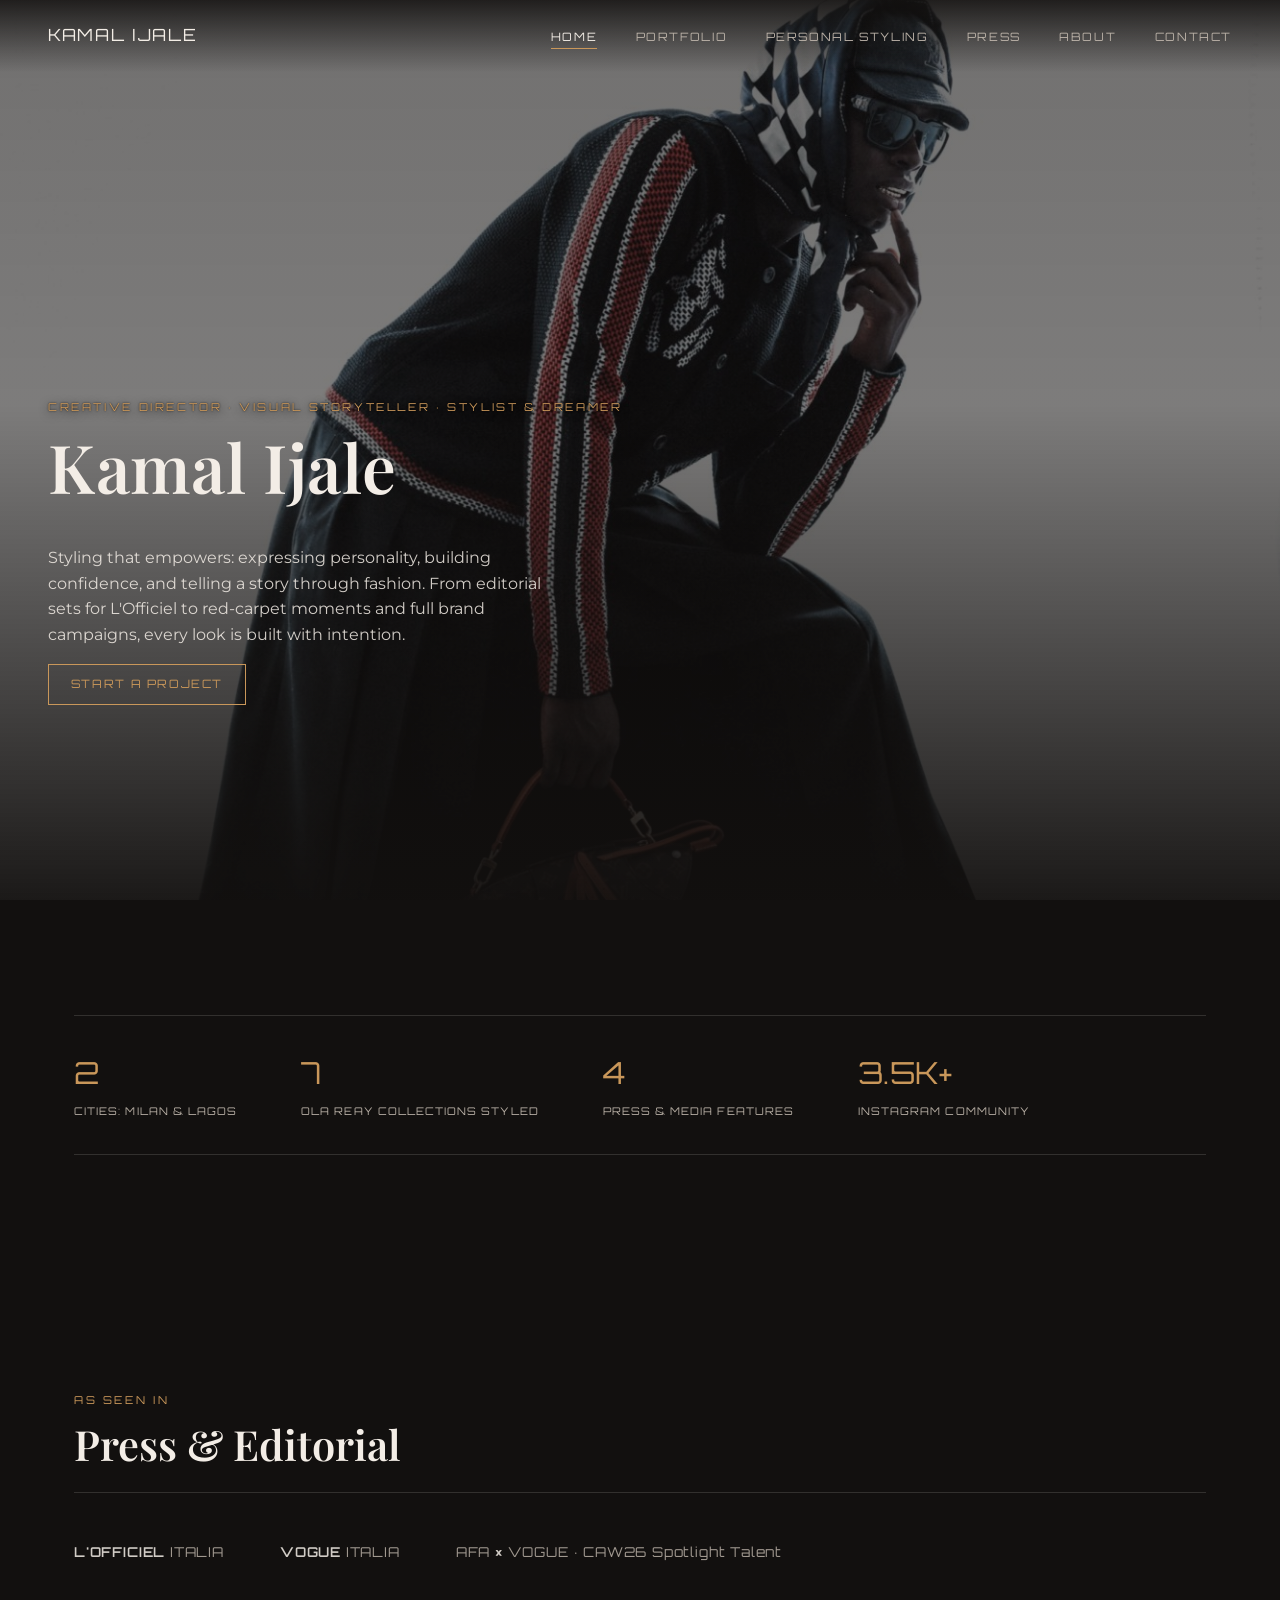
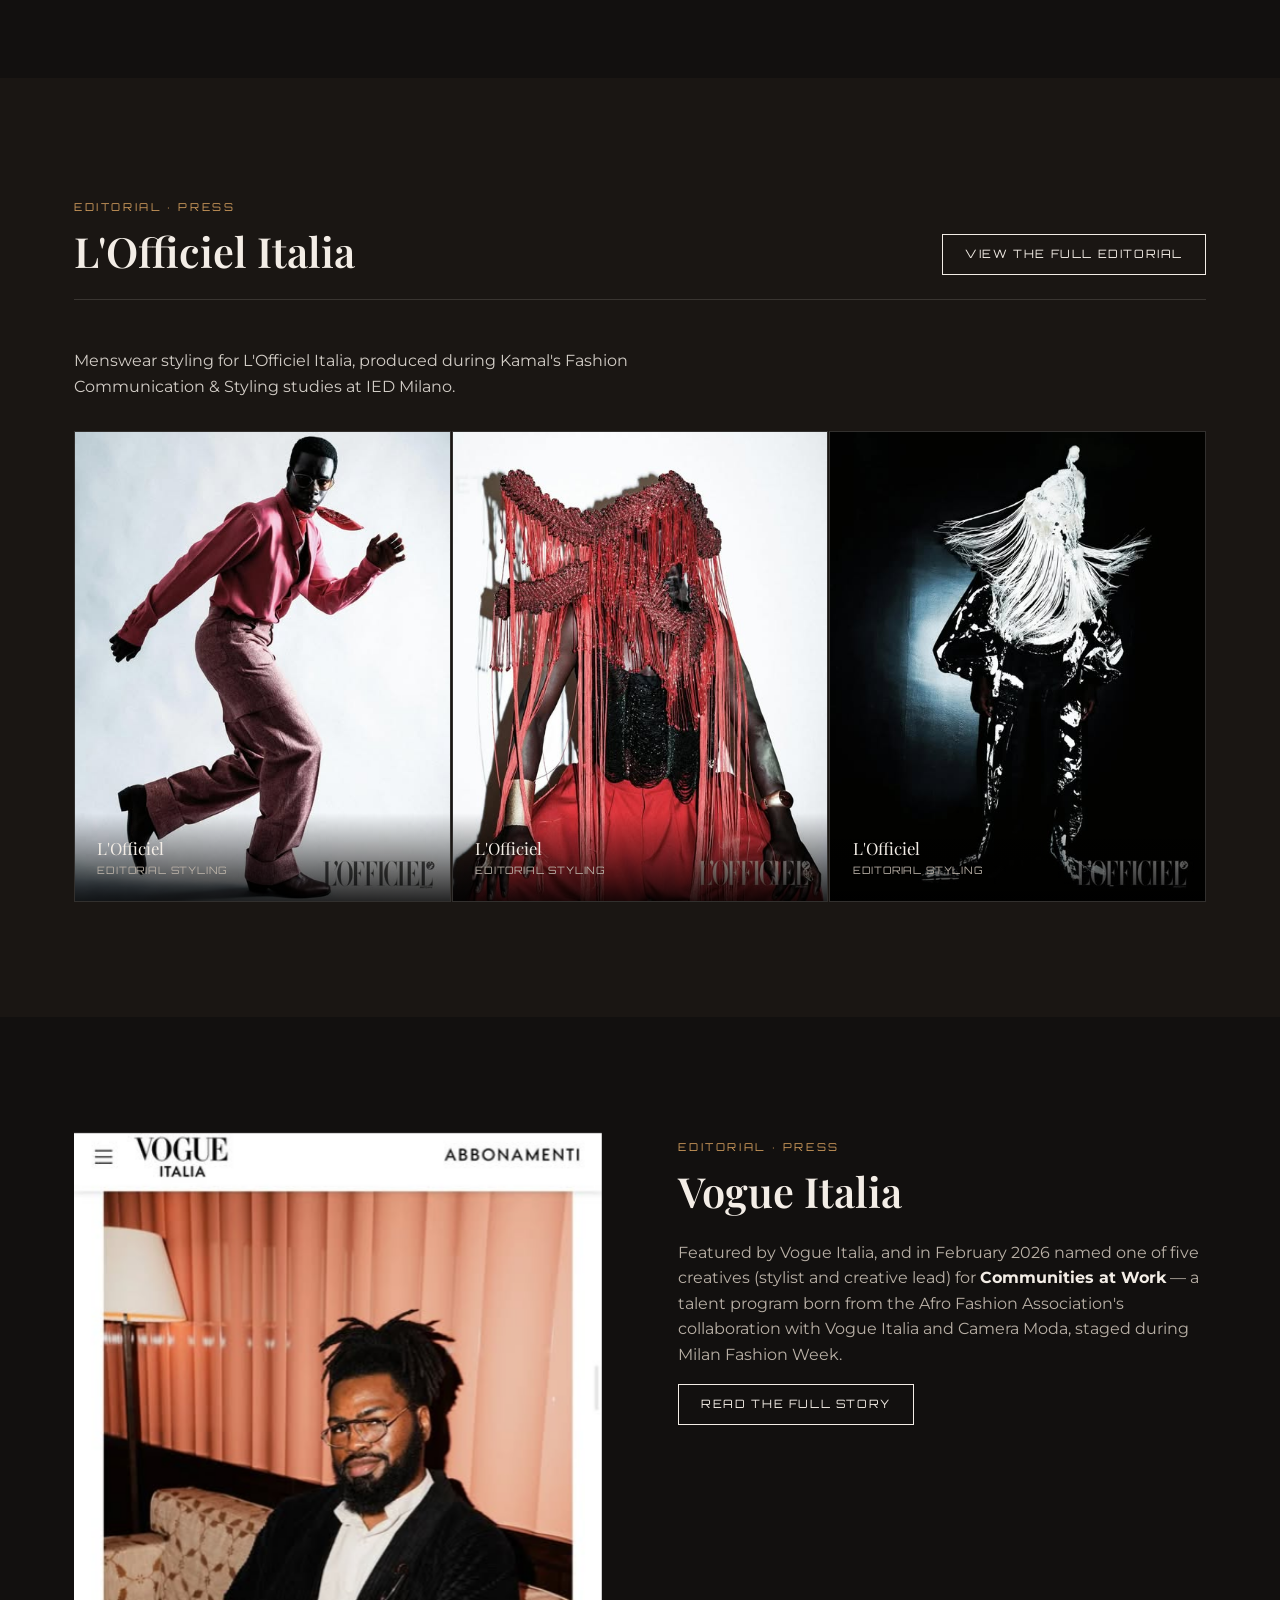
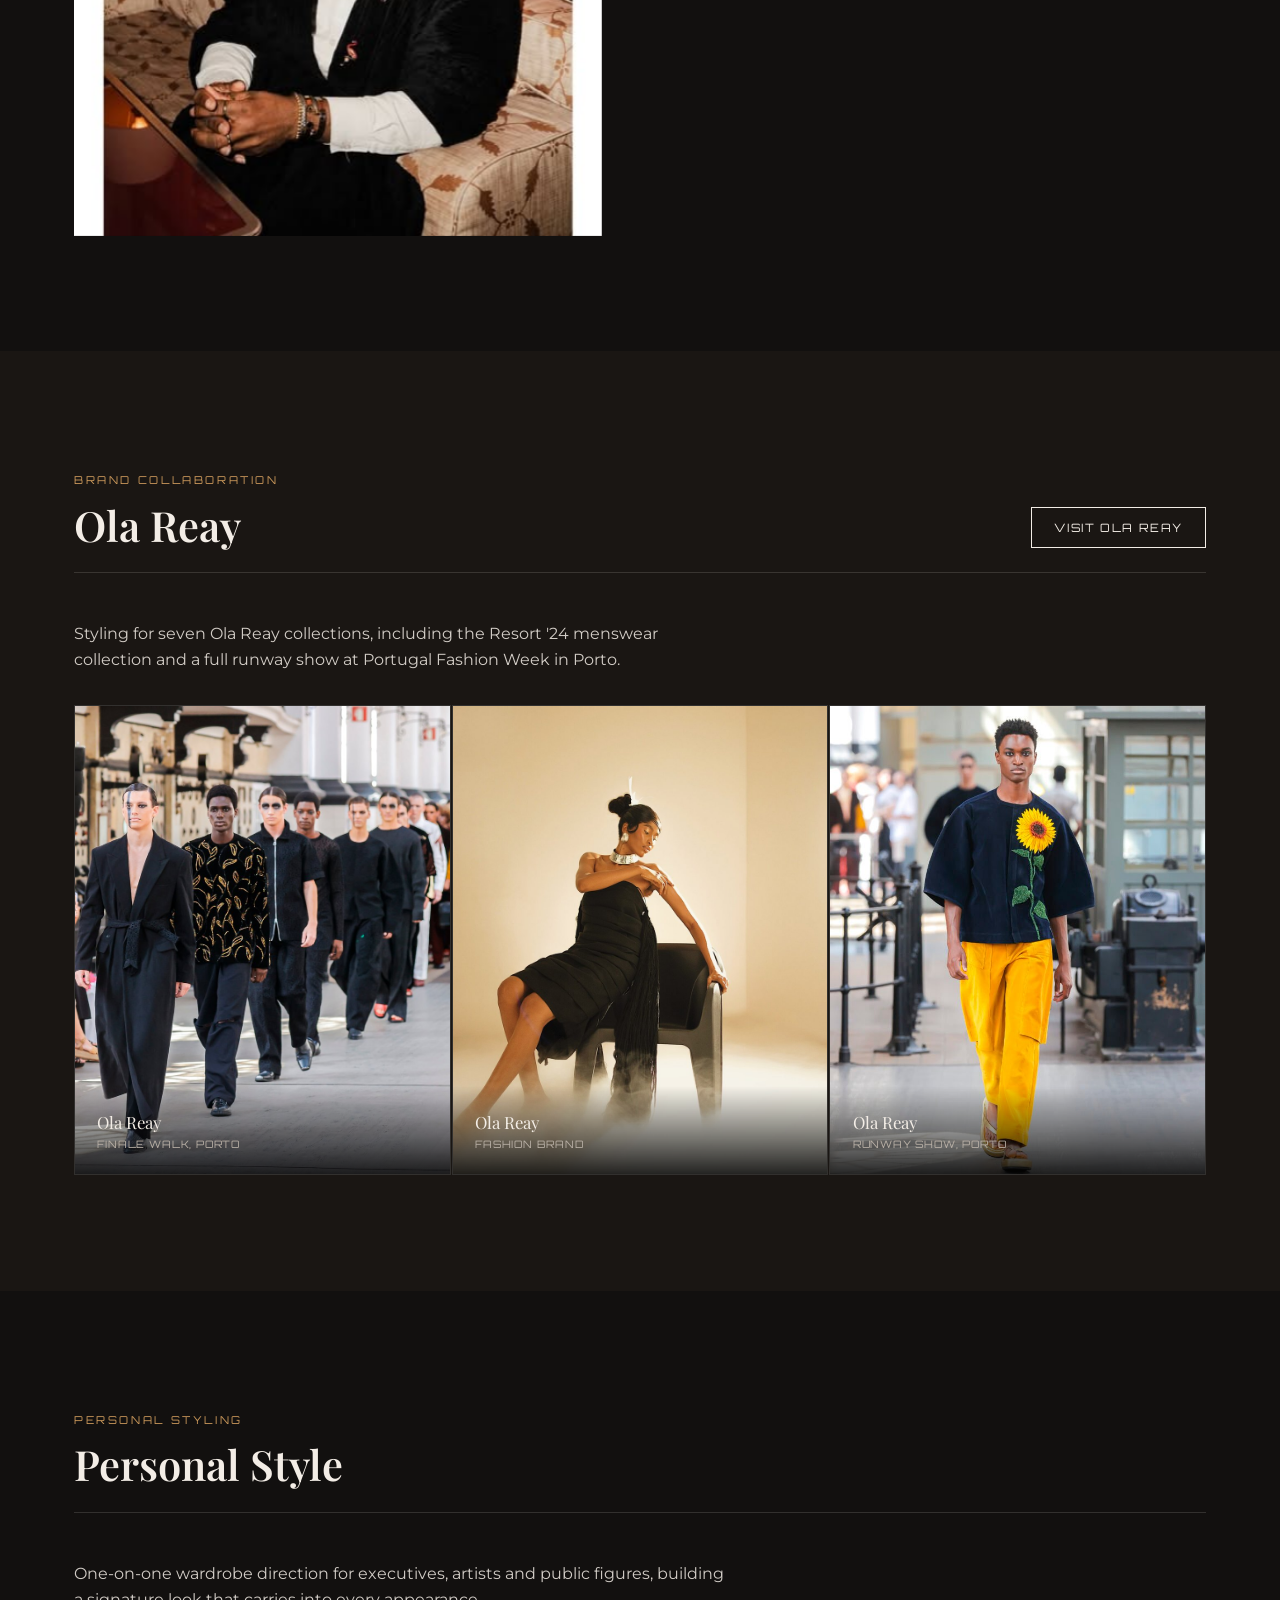
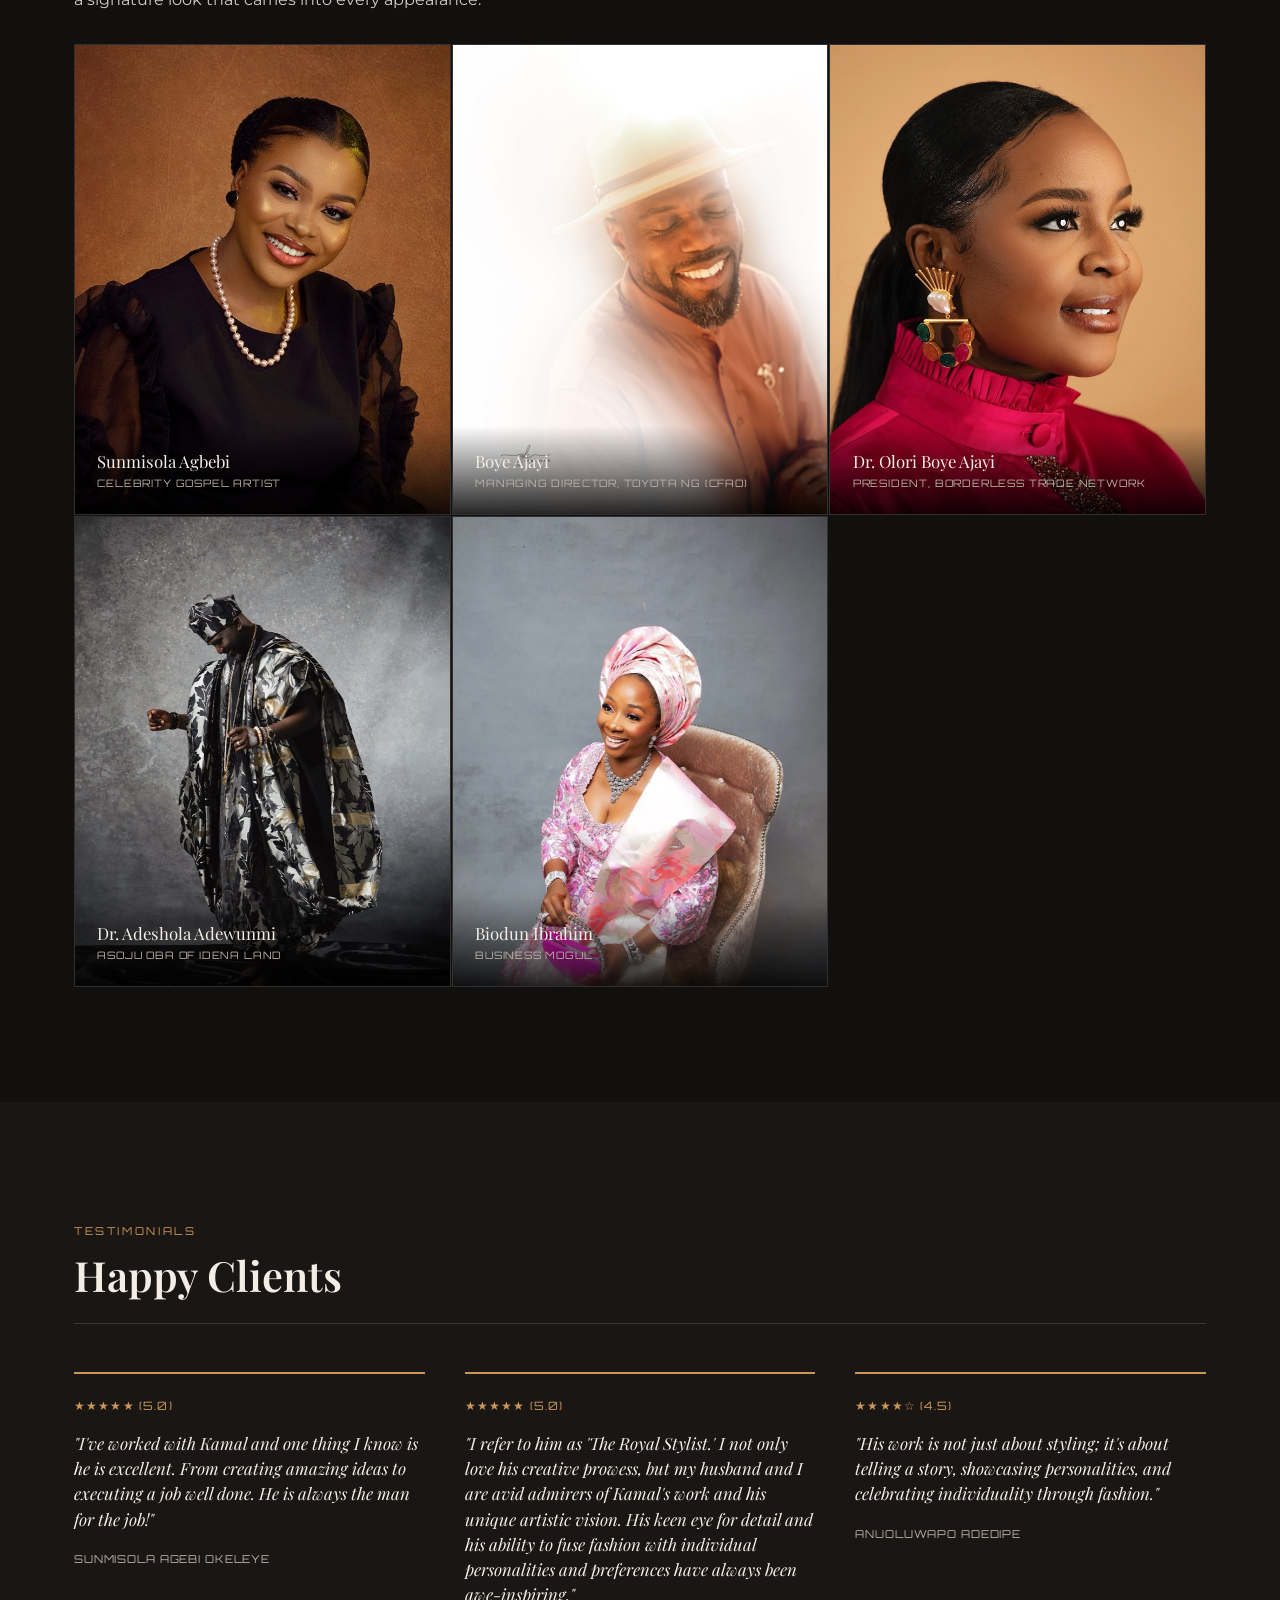
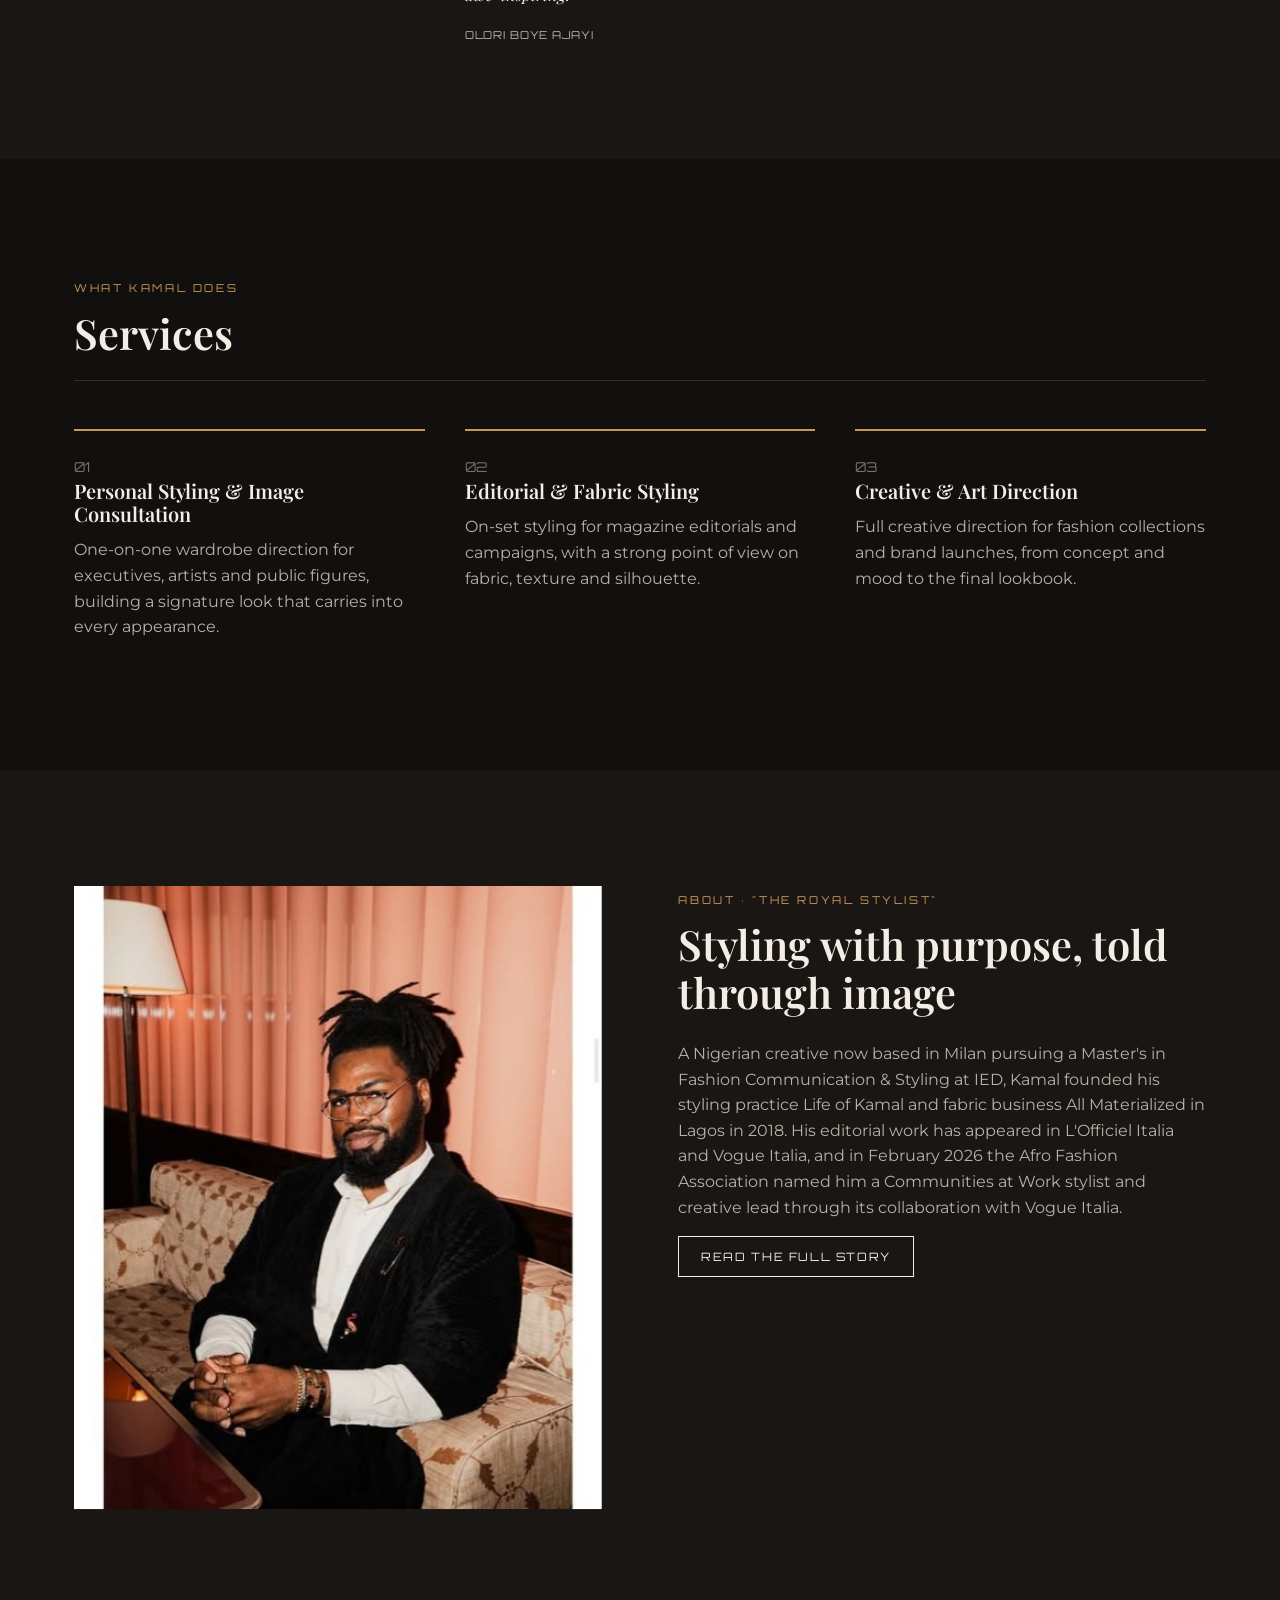
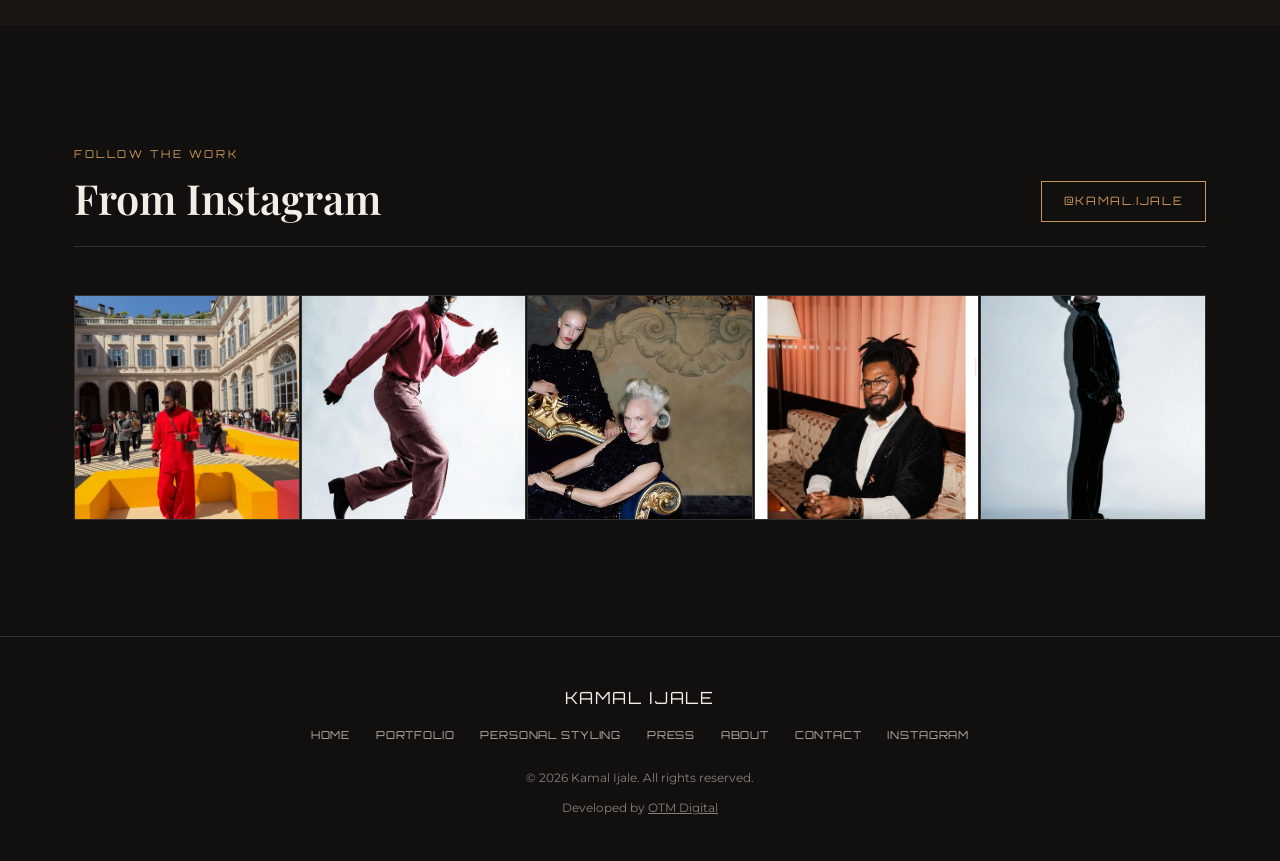
<file: index.html>
<!DOCTYPE html>
<html lang="en">
<head>
<meta charset="UTF-8">
<meta name="viewport" content="width=device-width, initial-scale=1.0">
<title>Kamal Ijale: Fashion Creative, Stylist &amp; Art Director</title>
<meta name="description" content="Kamal Ijale is a Milan &amp; Lagos-based fashion creative, stylist and art director. Editorial styling for L'Officiel and Vogue Italia, creative direction for brands and private clients.">
<link rel="preconnect" href="https://fonts.googleapis.com">
<link rel="preconnect" href="https://fonts.gstatic.com" crossorigin>
<link href="https://fonts.googleapis.com/css2?family=Playfair+Display:wght@500;600;700&family=Montserrat:wght@400;500;600&family=Orbitron:wght@500;600;700&display=swap" rel="stylesheet">
<link rel="icon" href="favicon.ico" sizes="any">
<link rel="icon" type="image/png" sizes="32x32" href="assets/favicon/favicon-32.png">
<link rel="icon" type="image/png" sizes="16x16" href="assets/favicon/favicon-16.png">
<link rel="apple-touch-icon" href="assets/favicon/apple-touch-icon.png">
<link rel="stylesheet" href="assets/css/style.css">
</head>
<body>

<header class="site-header">
  <a href="index.html" class="brand">Kamal Ijale</a>
  <nav>
    <ul class="nav-links">
      <li><a href="index.html" class="active">Home</a></li>
      <li><a href="portfolio.html">Portfolio</a></li>
      <li><a href="personal-styling.html">Personal Styling</a></li>
      <li><a href="press.html">Press</a></li>
      <li><a href="about.html">About</a></li>
      <li><a href="contact.html">Contact</a></li>
    </ul>
  </nav>
  <button class="nav-toggle" aria-label="Open menu" aria-expanded="false">☰</button>
</header>

<section class="hero" style="background-image:url('assets/img/editorial/lofficiel-breaking-bound/breaking-bound-pleated-skirt-lobster-bag-studio.jpg'); background-position:50% 50%;">
  <div class="hero-content">
    <span class="eyebrow">Creative Director · Visual Storyteller · Stylist &amp; Dreamer</span>
    <h1>Kamal Ijale</h1>
    <p>Styling that empowers: expressing personality, building confidence, and telling a story through fashion. From editorial sets for L'Officiel to red-carpet moments and full brand campaigns, every look is built with intention.</p>
    <a href="contact.html" class="btn btn-accent">Start a Project</a>
  </div>
</section>

<section>
  <div class="container">
    <div class="stats-strip">
      <div class="stat"><span class="stat-num">2</span><span class="stat-label">Cities: Milan &amp; Lagos</span></div>
      <div class="stat"><span class="stat-num">7</span><span class="stat-label">Ola Reay Collections Styled</span></div>
      <div class="stat"><span class="stat-num">4</span><span class="stat-label">Press &amp; Media Features</span></div>
      <div class="stat"><span class="stat-num">3.5K+</span><span class="stat-label">Instagram Community</span></div>
    </div>
  </div>
</section>

<section>
  <div class="container">
    <div class="section-head">
      <div>
        <span class="eyebrow">As Seen In</span>
        <h2>Press &amp; Editorial</h2>
      </div>
    </div>
    <div class="press-strip">
      <span class="press-mark"><strong>L'OFFICIEL</strong> ITALIA</span>
      <span class="press-mark"><strong>VOGUE</strong> ITALIA</span>
      <span class="press-mark">AFA <strong>×</strong> VOGUE · CAW26 Spotlight Talent</span>
    </div>
  </div>
</section>

<section id="l-officiel" style="background:var(--ground-raised);">
  <div class="container">
    <div class="section-head">
      <div>
        <span class="eyebrow">Editorial · Press</span>
        <h2>L'Officiel Italia</h2>
      </div>
      <a href="https://www.lofficielitalia.com/uomo/i-migliori-editoriali-moda-uomo-ied-milano-2025-styling" target="_blank" rel="noopener" class="btn">View the Full Editorial</a>
    </div>
    <p style="max-width:60ch; margin-bottom:2rem; color:var(--ink); opacity:0.85;">Menswear styling for L'Officiel Italia, produced during Kamal's Fashion Communication &amp; Styling studies at IED Milano.</p>
    <div class="work-grid">
      <a class="work-card" href="https://www.lofficielitalia.com/uomo/i-migliori-editoriali-moda-uomo-ied-milano-2025-styling" target="_blank" rel="noopener">
        <img src="assets/img/instagram/ig-01-jan05-a.jpg" alt="L'Officiel editorial styling" loading="lazy">
        <div class="work-caption">
          <div class="name">L'Officiel</div>
          <div class="role">Editorial Styling</div>
        </div>
      </a>
      <a class="work-card" href="https://www.lofficielitalia.com/uomo/i-migliori-editoriali-moda-uomo-ied-milano-2025-styling" target="_blank" rel="noopener">
        <img src="assets/img/instagram/ig-03-jan06-a.jpg" alt="L'Officiel editorial styling" loading="lazy">
        <div class="work-caption">
          <div class="name">L'Officiel</div>
          <div class="role">Editorial Styling</div>
        </div>
      </a>
      <a class="work-card" href="https://www.lofficielitalia.com/uomo/i-migliori-editoriali-moda-uomo-ied-milano-2025-styling" target="_blank" rel="noopener">
        <img src="assets/img/instagram/ig-09-jan06-b.jpg" alt="L'Officiel editorial styling" loading="lazy">
        <div class="work-caption">
          <div class="name">L'Officiel</div>
          <div class="role">Editorial Styling</div>
        </div>
      </a>
    </div>
  </div>
</section>

<section id="vogue">
  <div class="container split">
    <img src="assets/img/instagram/ig-08-mar09.jpg" alt="Kamal Ijale, Vogue Italia feature" loading="lazy">
    <div>
      <span class="eyebrow">Editorial · Press</span>
      <h2>Vogue Italia</h2>
      <p>Featured by Vogue Italia, and in February 2026 named one of five creatives (stylist and creative lead) for <strong style="color:var(--ink);">Communities at Work</strong> — a talent program born from the Afro Fashion Association's collaboration with Vogue Italia and Camera Moda, staged during Milan Fashion Week.</p>
      <a href="about.html" class="btn">Read the Full Story</a>
    </div>
  </div>
</section>

<section id="brands" style="background:var(--ground-raised);">
  <div class="container">
    <div class="section-head">
      <div>
        <span class="eyebrow">Brand Collaboration</span>
        <h2>Ola Reay</h2>
      </div>
      <a href="https://www.olareay.com/" target="_blank" rel="noopener" class="btn">Visit Ola Reay</a>
    </div>
    <p style="max-width:60ch; margin-bottom:2rem; color:var(--ink); opacity:0.85;">Styling for seven Ola Reay collections, including the Resort '24 menswear collection and a full runway show at Portugal Fashion Week in Porto.</p>
    <div class="work-grid">
      <a class="work-card" href="https://www.olareay.com/" target="_blank" rel="noopener">
        <img src="assets/img/portfolio/runway-05-finale.jpg" alt="Ola Reay runway show finale walk" loading="lazy">
        <div class="work-caption">
          <div class="name">Ola Reay</div>
          <div class="role">Finale Walk, Porto</div>
        </div>
      </a>
      <a class="work-card" href="https://www.olareay.com/" target="_blank" rel="noopener">
        <img src="assets/img/portfolio/ola-reay-ss26.jpg" alt="Ola Reay womenswear editorial" loading="lazy">
        <div class="work-caption">
          <div class="name">Ola Reay</div>
          <div class="role">Fashion Brand</div>
        </div>
      </a>
      <a class="work-card" href="https://www.olareay.com/" target="_blank" rel="noopener">
        <img src="assets/img/portfolio/runway-02-sunflower.jpg" alt="Ola Reay runway show, sunflower jacket look" loading="lazy">
        <div class="work-caption">
          <div class="name">Ola Reay</div>
          <div class="role">Runway Show, Porto</div>
        </div>
      </a>
    </div>
  </div>
</section>

<section id="personal-style">
  <div class="container">
    <div class="section-head">
      <div>
        <span class="eyebrow">Personal Styling</span>
        <h2>Personal Style</h2>
      </div>
    </div>
    <p style="max-width:60ch; margin-bottom:2rem; color:var(--ink); opacity:0.85;">One-on-one wardrobe direction for executives, artists and public figures, building a signature look that carries into every appearance.</p>
    <div class="work-grid">
      <div class="work-card">
        <img src="assets/img/clients/sunmisola-agbebi.jpeg" alt="Sunmisola Agbebi" loading="lazy">
        <div class="work-caption">
          <div class="name">Sunmisola Agbebi</div>
          <div class="role">Celebrity Gospel Artist</div>
        </div>
      </div>
      <div class="work-card">
        <img src="assets/img/clients/boye-ajayi.jpeg" alt="Boye Ajayi" loading="lazy">
        <div class="work-caption">
          <div class="name">Boye Ajayi</div>
          <div class="role">Managing Director, Toyota NG (CFAO)</div>
        </div>
      </div>
      <div class="work-card">
        <img src="assets/img/clients/olori/olori-pink-portrait.jpeg" alt="Dr. Olori Boye Ajayi" loading="lazy">
        <div class="work-caption">
          <div class="name">Dr. Olori Boye Ajayi</div>
          <div class="role">President, Borderless Trade Network</div>
        </div>
      </div>
      <div class="work-card">
        <img src="assets/img/clients/dr-adeshola-adewunmi.jpeg" alt="Dr. Adeshola Adewunmi" loading="lazy">
        <div class="work-caption">
          <div class="name">Dr. Adeshola Adewunmi</div>
          <div class="role">Asoju Oba of Idena Land</div>
        </div>
      </div>
      <div class="work-card">
        <img src="assets/img/clients/biodun-ibrahim.jpg" alt="Biodun Ibrahim" loading="lazy">
        <div class="work-caption">
          <div class="name">Biodun Ibrahim</div>
          <div class="role">Business Mogul</div>
        </div>
      </div>
    </div>
  </div>
</section>

<section style="background:var(--ground-raised);">
  <div class="container">
    <div class="section-head">
      <div>
        <span class="eyebrow">Testimonials</span>
        <h2>Happy Clients</h2>
      </div>
    </div>
    <div class="testimonial-grid">
      <div class="testimonial-card">
        <span class="rating">★★★★★ (5.0)</span>
        <p class="quote">"I've worked with Kamal and one thing I know is he is excellent. From creating amazing ideas to executing a job well done. He is always the man for the job!"</p>
        <div class="author">Sunmisola Agebi Okeleye</div>
      </div>
      <div class="testimonial-card">
        <span class="rating">★★★★★ (5.0)</span>
        <p class="quote">"I refer to him as 'The Royal Stylist.' I not only love his creative prowess, but my husband and I are avid admirers of Kamal's work and his unique artistic vision. His keen eye for detail and his ability to fuse fashion with individual personalities and preferences have always been awe-inspiring."</p>
        <div class="author">Olori Boye Ajayi</div>
      </div>
      <div class="testimonial-card">
        <span class="rating">★★★★☆ (4.5)</span>
        <p class="quote">"His work is not just about styling; it's about telling a story, showcasing personalities, and celebrating individuality through fashion."</p>
        <div class="author">Anuoluwapo Adedipe</div>
      </div>
    </div>
  </div>
</section>

<section>
  <div class="container">
    <div class="section-head">
      <div>
        <span class="eyebrow">What Kamal Does</span>
        <h2>Services</h2>
      </div>
    </div>
    <div class="services-grid">
      <div class="service-card">
        <span class="num">01</span>
        <h3>Personal Styling &amp; Image Consultation</h3>
        <p>One-on-one wardrobe direction for executives, artists and public figures, building a signature look that carries into every appearance.</p>
      </div>
      <div class="service-card">
        <span class="num">02</span>
        <h3>Editorial &amp; Fabric Styling</h3>
        <p>On-set styling for magazine editorials and campaigns, with a strong point of view on fabric, texture and silhouette.</p>
      </div>
      <div class="service-card">
        <span class="num">03</span>
        <h3>Creative &amp; Art Direction</h3>
        <p>Full creative direction for fashion collections and brand launches, from concept and mood to the final lookbook.</p>
      </div>
    </div>
  </div>
</section>

<section style="background:var(--ground-raised);">
  <div class="container split">
    <img src="assets/img/kamal-portrait.jpeg" alt="Kamal Ijale, portrait from his Vogue Italia feature" loading="lazy">
    <div>
      <span class="eyebrow">About · "The Royal Stylist"</span>
      <h2>Styling with purpose, told through image</h2>
      <p>A Nigerian creative now based in Milan pursuing a Master's in Fashion Communication &amp; Styling at IED, Kamal founded his styling practice Life of Kamal and fabric business All Materialized in Lagos in 2018. His editorial work has appeared in L'Officiel Italia and Vogue Italia, and in February 2026 the Afro Fashion Association named him a Communities at Work stylist and creative lead through its collaboration with Vogue Italia.</p>
      <a href="about.html" class="btn">Read the Full Story</a>
    </div>
  </div>
</section>

<section>
  <div class="container">
    <div class="section-head">
      <div>
        <span class="eyebrow">Follow the Work</span>
        <h2>From Instagram</h2>
      </div>
      <a href="https://www.instagram.com/kamal.ijale/" target="_blank" rel="noopener" class="btn btn-accent">@kamal.ijale</a>
    </div>
    <div class="instagram-grid">
      <a class="ig-card" href="https://www.instagram.com/kamal.ijale/" target="_blank" rel="noopener"><img src="assets/img/instagram/ig-04-apr26.jpg" alt="Milan Fashion Week street style" loading="lazy"></a>
      <a class="ig-card" href="https://www.lofficielitalia.com/uomo/i-migliori-editoriali-moda-uomo-ied-milano-2025-styling" target="_blank" rel="noopener"><img src="assets/img/instagram/ig-01-jan05-a.jpg" alt="L'Officiel editorial styling" loading="lazy"></a>
      <a class="ig-card" href="https://www.instagram.com/kamal.ijale/" target="_blank" rel="noopener"><img src="assets/img/instagram/ig-06-apr21-a.jpg" alt="Editorial portrait, Milan" loading="lazy"></a>
      <a class="ig-card" href="https://www.instagram.com/kamal.ijale/" target="_blank" rel="noopener"><img src="assets/img/instagram/ig-08-mar09.jpg" alt="Kamal Ijale, Vogue Italia feature" loading="lazy"></a>
      <a class="ig-card" href="https://www.lofficielitalia.com/uomo/i-migliori-editoriali-moda-uomo-ied-milano-2025-styling" target="_blank" rel="noopener"><img src="assets/img/instagram/ig-10-jan05-c.jpg" alt="L'Officiel editorial styling" loading="lazy"></a>
    </div>
  </div>
</section>

<footer class="site-footer">
  <div class="container">
    <span class="brand">Kamal Ijale</span>
    <ul class="foot-links">
      <li><a href="index.html">Home</a></li>
      <li><a href="portfolio.html">Portfolio</a></li>
      <li><a href="personal-styling.html">Personal Styling</a></li>
      <li><a href="press.html">Press</a></li>
      <li><a href="about.html">About</a></li>
      <li><a href="contact.html">Contact</a></li>
      <li><a href="https://www.instagram.com/kamal.ijale/" target="_blank" rel="noopener">Instagram</a></li>
    </ul>
    <p class="fine-print">© <span id="year"></span> Kamal Ijale. All rights reserved.</p>
    <p class="fine-print">Developed by <a href="https://www.otmdigital.online" target="_blank" rel="noopener" style="color:var(--ink-muted); text-decoration:underline;">OTM Digital</a></p>
  </div>
</footer>

<script>document.getElementById('year').textContent = new Date().getFullYear();</script>
<script src="assets/js/main.js"></script>
</body>
</html>
</file>
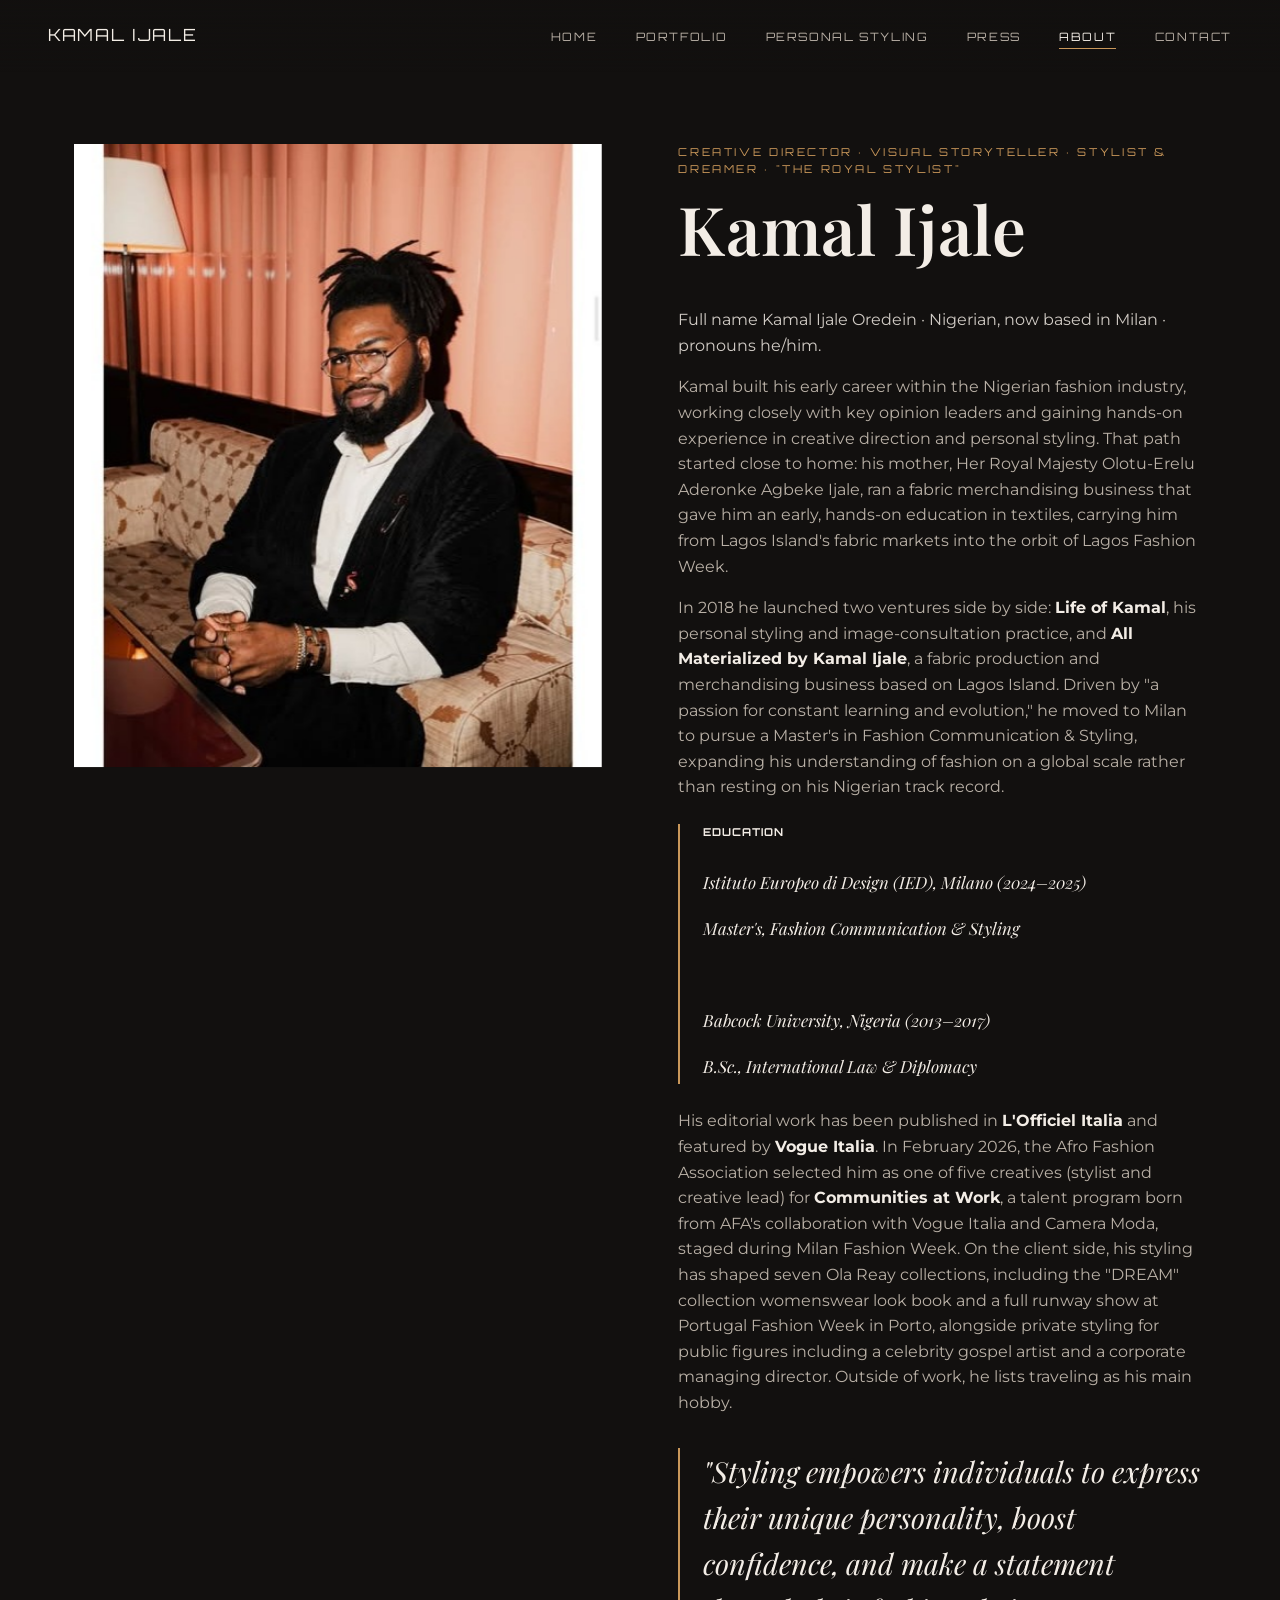
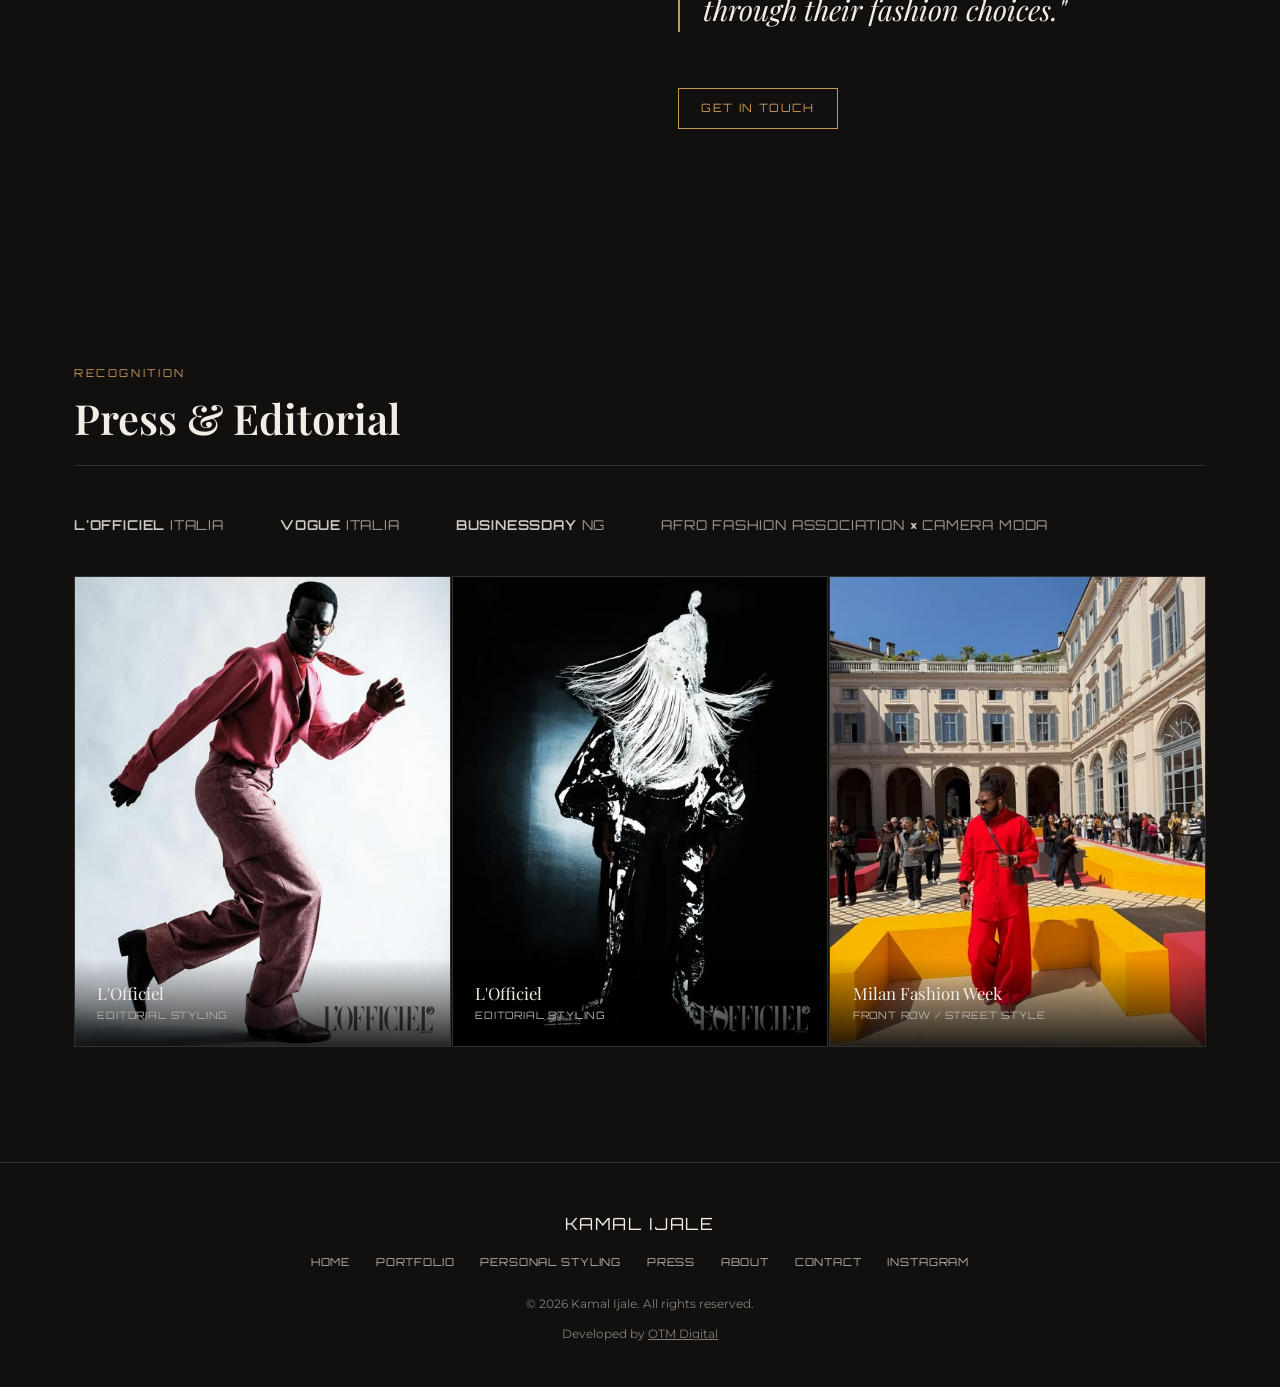
<file: about.html>
<!DOCTYPE html>
<html lang="en">
<head>
<meta charset="UTF-8">
<meta name="viewport" content="width=device-width, initial-scale=1.0">
<title>About Kamal Ijale</title>
<meta name="description" content="Kamal Ijale Oredein, known as 'The Royal Stylist,' is a Milan &amp; Lagos-based fashion creative, stylist and art director. Babcock University graduate, founder of Life of Kamal and All Materialized, featured in L'Officiel, Vogue Italia and BusinessDay NG.">
<link rel="preconnect" href="https://fonts.googleapis.com">
<link rel="preconnect" href="https://fonts.gstatic.com" crossorigin>
<link href="https://fonts.googleapis.com/css2?family=Playfair+Display:wght@500;600;700&family=Montserrat:wght@400;500;600&family=Orbitron:wght@500;600;700&display=swap" rel="stylesheet">
<link rel="icon" href="favicon.ico" sizes="any">
<link rel="icon" type="image/png" sizes="32x32" href="assets/favicon/favicon-32.png">
<link rel="icon" type="image/png" sizes="16x16" href="assets/favicon/favicon-16.png">
<link rel="apple-touch-icon" href="assets/favicon/apple-touch-icon.png">
<link rel="stylesheet" href="assets/css/style.css">
</head>
<body>

<header class="site-header is-solid">
  <a href="index.html" class="brand">Kamal Ijale</a>
  <nav>
    <ul class="nav-links">
      <li><a href="index.html">Home</a></li>
      <li><a href="portfolio.html">Portfolio</a></li>
      <li><a href="personal-styling.html">Personal Styling</a></li>
      <li><a href="press.html">Press</a></li>
      <li><a href="about.html" class="active">About</a></li>
      <li><a href="contact.html">Contact</a></li>
    </ul>
  </nav>
  <button class="nav-toggle" aria-label="Open menu" aria-expanded="false">☰</button>
</header>

<section style="padding-top:9rem;">
  <div class="container split">
    <img src="assets/img/kamal-portrait.jpeg" alt="Kamal Ijale, portrait from his Vogue Italia feature" loading="lazy">
    <div>
      <span class="eyebrow">Creative Director · Visual Storyteller · Stylist &amp; Dreamer · "The Royal Stylist"</span>
      <h1>Kamal Ijale</h1>
      <p style="color:var(--ink); opacity:0.85;">Full name Kamal Ijale Oredein · Nigerian, now based in Milan · pronouns he/him.</p>

      <p>Kamal built his early career within the Nigerian fashion industry, working closely with key opinion leaders and gaining hands-on experience in creative direction and personal styling. That path started close to home: his mother, Her Royal Majesty Olotu-Erelu Aderonke Agbeke Ijale, ran a fabric merchandising business that gave him an early, hands-on education in textiles, carrying him from Lagos Island's fabric markets into the orbit of Lagos Fashion Week.</p>

      <p>In 2018 he launched two ventures side by side: <strong style="color:var(--ink);">Life of Kamal</strong>, his personal styling and image-consultation practice, and <strong style="color:var(--ink);">All Materialized by Kamal Ijale</strong>, a fabric production and merchandising business based on Lagos Island. Driven by "a passion for constant learning and evolution," he moved to Milan to pursue a Master's in Fashion Communication &amp; Styling, expanding his understanding of fashion on a global scale rather than resting on his Nigerian track record.</p>

      <div class="pull-quote" style="margin:1.5rem 0;">
        <strong style="color:var(--ink); display:block; font-family:var(--font-futuristic); font-size:0.68rem; letter-spacing:0.1em; text-transform:uppercase; font-style:normal; margin-bottom:0.8rem;">Education</strong>
        <span style="font-size:1.05rem;">Istituto Europeo di Design (IED), Milano (<em>2024–2025</em>)<br>Master's, Fashion Communication &amp; Styling</span>
        <br><br>
        <span style="font-size:1.05rem;">Babcock University, Nigeria (<em>2013–2017</em>)<br>B.Sc., International Law &amp; Diplomacy</span>
      </div>

      <p>His editorial work has been published in <strong style="color:var(--ink);">L'Officiel Italia</strong> and featured by <strong style="color:var(--ink);">Vogue Italia</strong>. In February 2026, the Afro Fashion Association selected him as one of five creatives (stylist and creative lead) for <strong style="color:var(--ink);">Communities at Work</strong>, a talent program born from AFA's collaboration with Vogue Italia and Camera Moda, staged during Milan Fashion Week. On the client side, his styling has shaped seven Ola Reay collections, including the "DREAM" collection womenswear look book and a full runway show at Portugal Fashion Week in Porto, alongside private styling for public figures including a celebrity gospel artist and a corporate managing director. Outside of work, he lists traveling as his main hobby.</p>

      <div class="pull-quote">"Styling empowers individuals to express their unique personality, boost confidence, and make a statement through their fashion choices."</div>

      <a href="contact.html" class="btn btn-accent" style="margin-top:1.5rem;">Get In Touch</a>
    </div>
  </div>
</section>

<section>
  <div class="container">
    <div class="section-head">
      <div>
        <span class="eyebrow">Recognition</span>
        <h2>Press &amp; Editorial</h2>
      </div>
    </div>
    <div class="press-strip" style="margin-bottom:2.5rem;">
      <span class="press-mark"><strong>L'OFFICIEL</strong> ITALIA</span>
      <span class="press-mark"><strong>VOGUE</strong> ITALIA</span>
      <span class="press-mark"><strong>BUSINESSDAY</strong> NG</span>
      <span class="press-mark">AFRO FASHION ASSOCIATION <strong>×</strong> CAMERA MODA</span>
    </div>
    <div class="work-grid">
      <a class="work-card" href="https://www.lofficielitalia.com/uomo/i-migliori-editoriali-moda-uomo-ied-milano-2025-styling" target="_blank" rel="noopener">
        <img src="assets/img/instagram/ig-01-jan05-a.jpg" alt="L'Officiel editorial styling" loading="lazy">
        <div class="work-caption">
          <div class="name">L'Officiel</div>
          <div class="role">Editorial Styling</div>
        </div>
      </a>
      <a class="work-card" href="https://www.lofficielitalia.com/uomo/i-migliori-editoriali-moda-uomo-ied-milano-2025-styling" target="_blank" rel="noopener">
        <img src="assets/img/instagram/ig-09-jan06-b.jpg" alt="L'Officiel editorial styling" loading="lazy">
        <div class="work-caption">
          <div class="name">L'Officiel</div>
          <div class="role">Editorial Styling</div>
        </div>
      </a>
      <a class="work-card" href="https://www.instagram.com/kamal.ijale/" target="_blank" rel="noopener">
        <img src="assets/img/instagram/ig-04-apr26.jpg" alt="Milan Fashion Week" loading="lazy">
        <div class="work-caption">
          <div class="name">Milan Fashion Week</div>
          <div class="role">Front Row / Street Style</div>
        </div>
      </a>
    </div>
  </div>
</section>

<footer class="site-footer">
  <div class="container">
    <span class="brand">Kamal Ijale</span>
    <ul class="foot-links">
      <li><a href="index.html">Home</a></li>
      <li><a href="portfolio.html">Portfolio</a></li>
      <li><a href="personal-styling.html">Personal Styling</a></li>
      <li><a href="press.html">Press</a></li>
      <li><a href="about.html">About</a></li>
      <li><a href="contact.html">Contact</a></li>
      <li><a href="https://www.instagram.com/kamal.ijale/" target="_blank" rel="noopener">Instagram</a></li>
    </ul>
    <p class="fine-print">© <span id="year"></span> Kamal Ijale. All rights reserved.</p>
    <p class="fine-print">Developed by <a href="https://www.otmdigital.online" target="_blank" rel="noopener" style="color:var(--ink-muted); text-decoration:underline;">OTM Digital</a></p>
  </div>
</footer>

<script>document.getElementById('year').textContent = new Date().getFullYear();</script>
<script src="assets/js/main.js"></script>
</body>
</html>
</file>
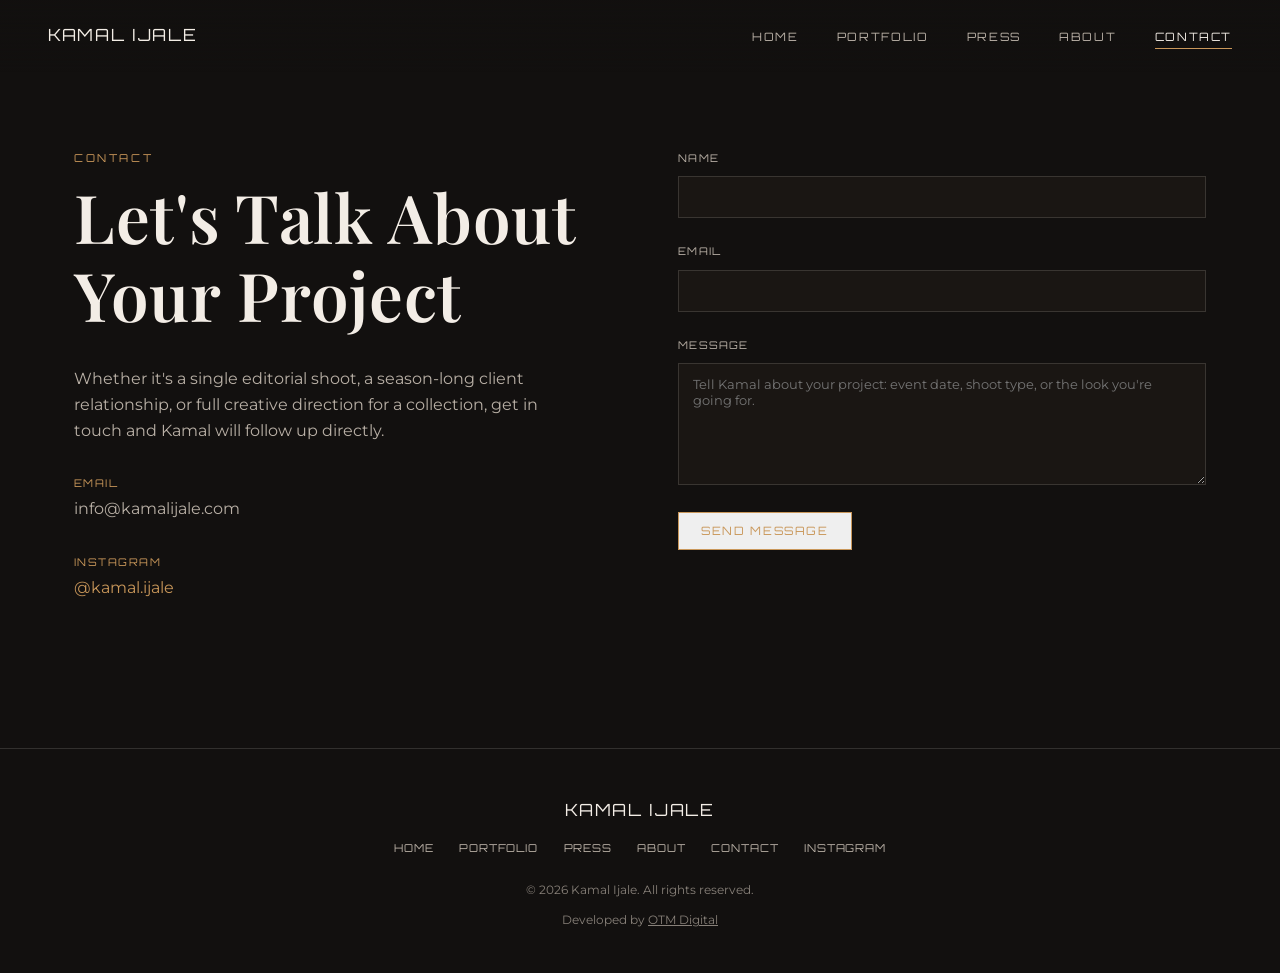
<file: contact.html>
<!DOCTYPE html>
<html lang="en">
<head>
<meta charset="UTF-8">
<meta name="viewport" content="width=device-width, initial-scale=1.0">
<title>Contact Kamal Ijale</title>
<meta name="description" content="Get in touch with Kamal Ijale for styling consultations, editorial bookings or creative direction projects.">
<link rel="preconnect" href="https://fonts.googleapis.com">
<link rel="preconnect" href="https://fonts.gstatic.com" crossorigin>
<link href="https://fonts.googleapis.com/css2?family=Playfair+Display:wght@500;600;700&family=Montserrat:wght@400;500;600&family=Orbitron:wght@500;600;700&display=swap" rel="stylesheet">
<link rel="icon" href="favicon.ico" sizes="any">
<link rel="icon" type="image/png" sizes="32x32" href="assets/favicon/favicon-32.png">
<link rel="icon" type="image/png" sizes="16x16" href="assets/favicon/favicon-16.png">
<link rel="apple-touch-icon" href="assets/favicon/apple-touch-icon.png">
<link rel="stylesheet" href="assets/css/style.css">
</head>
<body>

<header class="site-header is-solid">
  <a href="index.html" class="brand">Kamal Ijale</a>
  <nav>
    <ul class="nav-links">
      <li><a href="index.html">Home</a></li>
      <li><a href="portfolio.html">Portfolio</a></li>
      <li><a href="press.html">Press</a></li>
      <li><a href="about.html">About</a></li>
      <li><a href="contact.html" class="active">Contact</a></li>
    </ul>
  </nav>
  <button class="nav-toggle" aria-label="Open menu" aria-expanded="false">☰</button>
</header>

<section style="padding-top:9rem;">
  <div class="container contact-grid">
    <div>
      <span class="eyebrow">Contact</span>
      <h1 style="margin-bottom:0.5em;">Let's Talk About Your Project</h1>
      <p style="max-width:44ch; margin-bottom:2rem;">Whether it's a single editorial shoot, a season-long client relationship, or full creative direction for a collection, get in touch and Kamal will follow up directly.</p>

      <div class="contact-item">
        <span class="label">Email</span>
        <p style="margin:0;">info@kamalijale.com</p>
      </div>

      <div class="contact-item">
        <span class="label">Instagram</span>
        <p style="margin:0;"><a href="https://www.instagram.com/kamal.ijale/" target="_blank" rel="noopener" style="color:var(--accent);">@kamal.ijale</a></p>
      </div>
    </div>

    <div>
      <form class="contact-form" action="https://formspree.io/f/YOUR_FORM_ID" method="POST">
        <div>
          <label for="name">Name</label>
          <input id="name" name="name" type="text" required>
        </div>
        <div>
          <label for="email">Email</label>
          <input id="email" name="email" type="email" required>
        </div>
        <div>
          <label for="message">Message</label>
          <textarea id="message" name="message" rows="6" required placeholder="Tell Kamal about your project: event date, shoot type, or the look you're going for."></textarea>
        </div>
        <button type="submit" class="btn btn-accent">Send Message</button>
        <p class="form-status" role="status"></p>
      </form>
    </div>
  </div>
</section>

<footer class="site-footer">
  <div class="container">
    <span class="brand">Kamal Ijale</span>
    <ul class="foot-links">
      <li><a href="index.html">Home</a></li>
      <li><a href="portfolio.html">Portfolio</a></li>
      <li><a href="press.html">Press</a></li>
      <li><a href="about.html">About</a></li>
      <li><a href="contact.html">Contact</a></li>
      <li><a href="https://www.instagram.com/kamal.ijale/" target="_blank" rel="noopener">Instagram</a></li>
    </ul>
    <p class="fine-print">© <span id="year"></span> Kamal Ijale. All rights reserved.</p>
    <p class="fine-print">Developed by <a href="https://www.otmdigital.online" target="_blank" rel="noopener" style="color:var(--ink-muted); text-decoration:underline;">OTM Digital</a></p>
  </div>
</footer>

<script>document.getElementById('year').textContent = new Date().getFullYear();</script>
<script src="assets/js/main.js"></script>
</body>
</html>
</file>
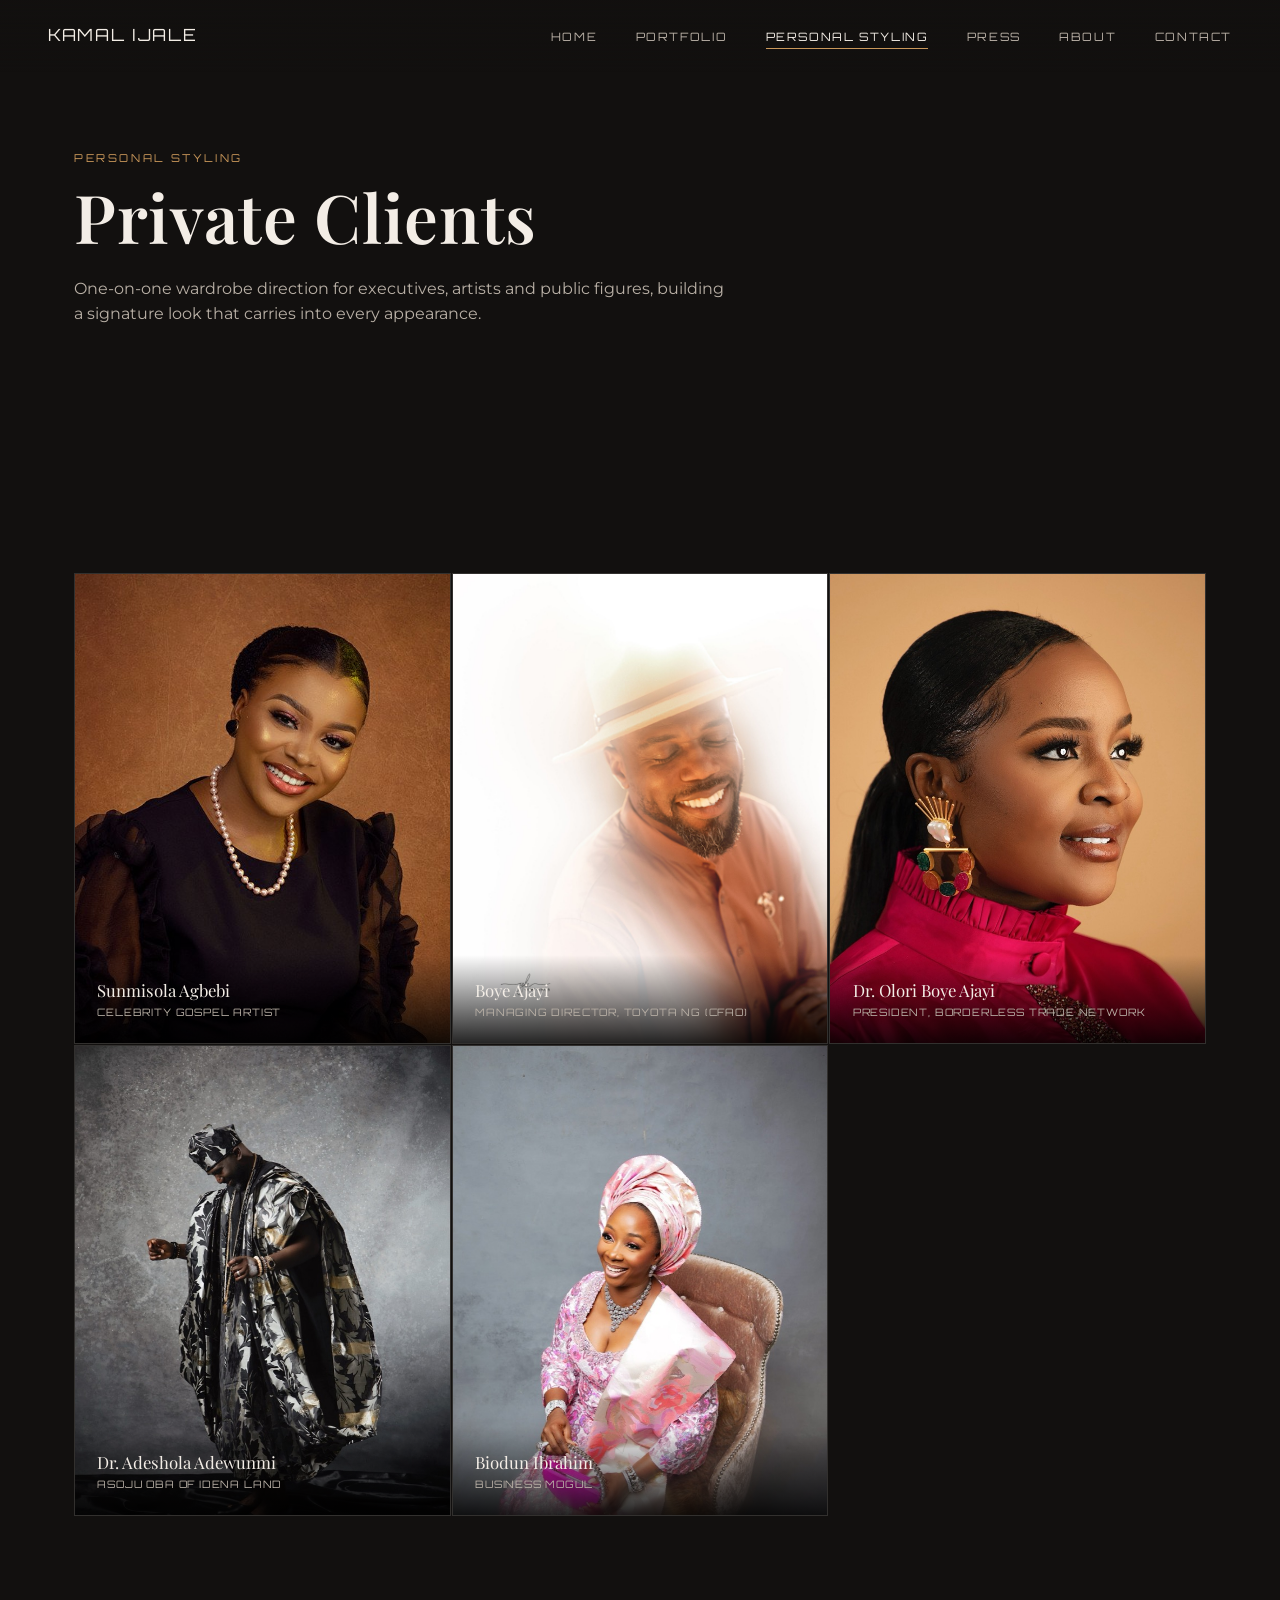
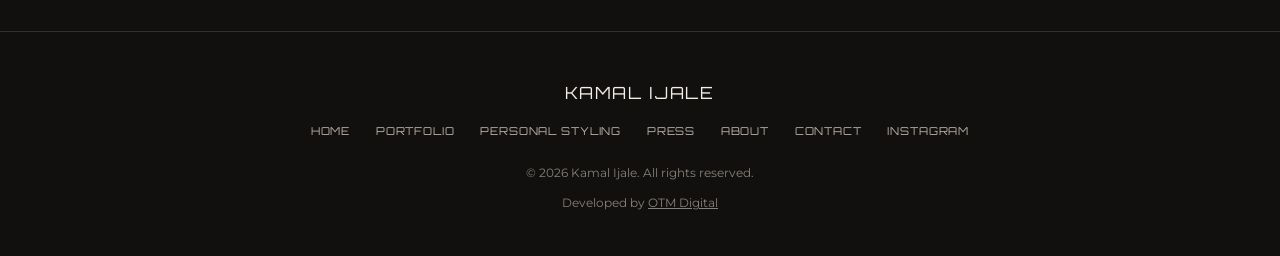
<file: personal-styling.html>
<!DOCTYPE html>
<html lang="en">
<head>
<meta charset="UTF-8">
<meta name="viewport" content="width=device-width, initial-scale=1.0">
<title>Kamal Ijale: Personal Styling</title>
<meta name="description" content="Personal styling and image consultation by Kamal Ijale for executives, artists and public figures, including Sunmisola Agbebi, Boye Ajayi, Dr. Olori Boye Ajayi, Dr. Adeshola Adewunmi and Biodun Ibrahim.">
<link rel="preconnect" href="https://fonts.googleapis.com">
<link rel="preconnect" href="https://fonts.gstatic.com" crossorigin>
<link href="https://fonts.googleapis.com/css2?family=Playfair+Display:wght@500;600;700&family=Montserrat:wght@400;500;600&family=Orbitron:wght@500;600;700&display=swap" rel="stylesheet">
<link rel="icon" href="favicon.ico" sizes="any">
<link rel="icon" type="image/png" sizes="32x32" href="assets/favicon/favicon-32.png">
<link rel="icon" type="image/png" sizes="16x16" href="assets/favicon/favicon-16.png">
<link rel="apple-touch-icon" href="assets/favicon/apple-touch-icon.png">
<link rel="stylesheet" href="assets/css/style.css">
</head>
<body>

<header class="site-header is-solid">
  <a href="index.html" class="brand">Kamal Ijale</a>
  <nav>
    <ul class="nav-links">
      <li><a href="index.html">Home</a></li>
      <li><a href="portfolio.html">Portfolio</a></li>
      <li><a href="personal-styling.html" class="active">Personal Styling</a></li>
      <li><a href="press.html">Press</a></li>
      <li><a href="about.html">About</a></li>
      <li><a href="contact.html">Contact</a></li>
    </ul>
  </nav>
  <button class="nav-toggle" aria-label="Open menu" aria-expanded="false">☰</button>
</header>

<section style="padding-top:9rem;">
  <div class="container">
    <span class="eyebrow">Personal Styling</span>
    <h1 style="margin-bottom:0.3em;">Private Clients</h1>
    <p style="max-width:60ch;">One-on-one wardrobe direction for executives, artists and public figures, building a signature look that carries into every appearance.</p>
  </div>
</section>

<section>
  <div class="container">
    <div class="work-grid">
      <div class="work-card">
        <img src="assets/img/clients/sunmisola-agbebi.jpeg" alt="Sunmisola Agbebi" loading="lazy">
        <div class="work-caption">
          <div class="name">Sunmisola Agbebi</div>
          <div class="role">Celebrity Gospel Artist</div>
        </div>
      </div>
      <div class="work-card">
        <img src="assets/img/clients/boye-ajayi.jpeg" alt="Boye Ajayi" loading="lazy">
        <div class="work-caption">
          <div class="name">Boye Ajayi</div>
          <div class="role">Managing Director, Toyota NG (CFAO)</div>
        </div>
      </div>
      <div class="work-card">
        <img src="assets/img/clients/olori/olori-pink-portrait.jpeg" alt="Dr. Olori Boye Ajayi" loading="lazy">
        <div class="work-caption">
          <div class="name">Dr. Olori Boye Ajayi</div>
          <div class="role">President, Borderless Trade Network</div>
        </div>
      </div>
      <div class="work-card">
        <img src="assets/img/clients/dr-adeshola-adewunmi.jpeg" alt="Dr. Adeshola Adewunmi" loading="lazy">
        <div class="work-caption">
          <div class="name">Dr. Adeshola Adewunmi</div>
          <div class="role">Asoju Oba of Idena Land</div>
        </div>
      </div>
      <div class="work-card">
        <img src="assets/img/clients/biodun-ibrahim.jpg" alt="Biodun Ibrahim" loading="lazy">
        <div class="work-caption">
          <div class="name">Biodun Ibrahim</div>
          <div class="role">Business Mogul</div>
        </div>
      </div>
    </div>
  </div>
</section>

<footer class="site-footer">
  <div class="container">
    <span class="brand">Kamal Ijale</span>
    <ul class="foot-links">
      <li><a href="index.html">Home</a></li>
      <li><a href="portfolio.html">Portfolio</a></li>
      <li><a href="personal-styling.html">Personal Styling</a></li>
      <li><a href="press.html">Press</a></li>
      <li><a href="about.html">About</a></li>
      <li><a href="contact.html">Contact</a></li>
      <li><a href="https://www.instagram.com/kamal.ijale/" target="_blank" rel="noopener">Instagram</a></li>
    </ul>
    <p class="fine-print">© <span id="year"></span> Kamal Ijale. All rights reserved.</p>
    <p class="fine-print">Developed by <a href="https://www.otmdigital.online" target="_blank" rel="noopener" style="color:var(--ink-muted); text-decoration:underline;">OTM Digital</a></p>
  </div>
</footer>

<script>document.getElementById('year').textContent = new Date().getFullYear();</script>
<script src="assets/js/main.js"></script>
</body>
</html>
</file>
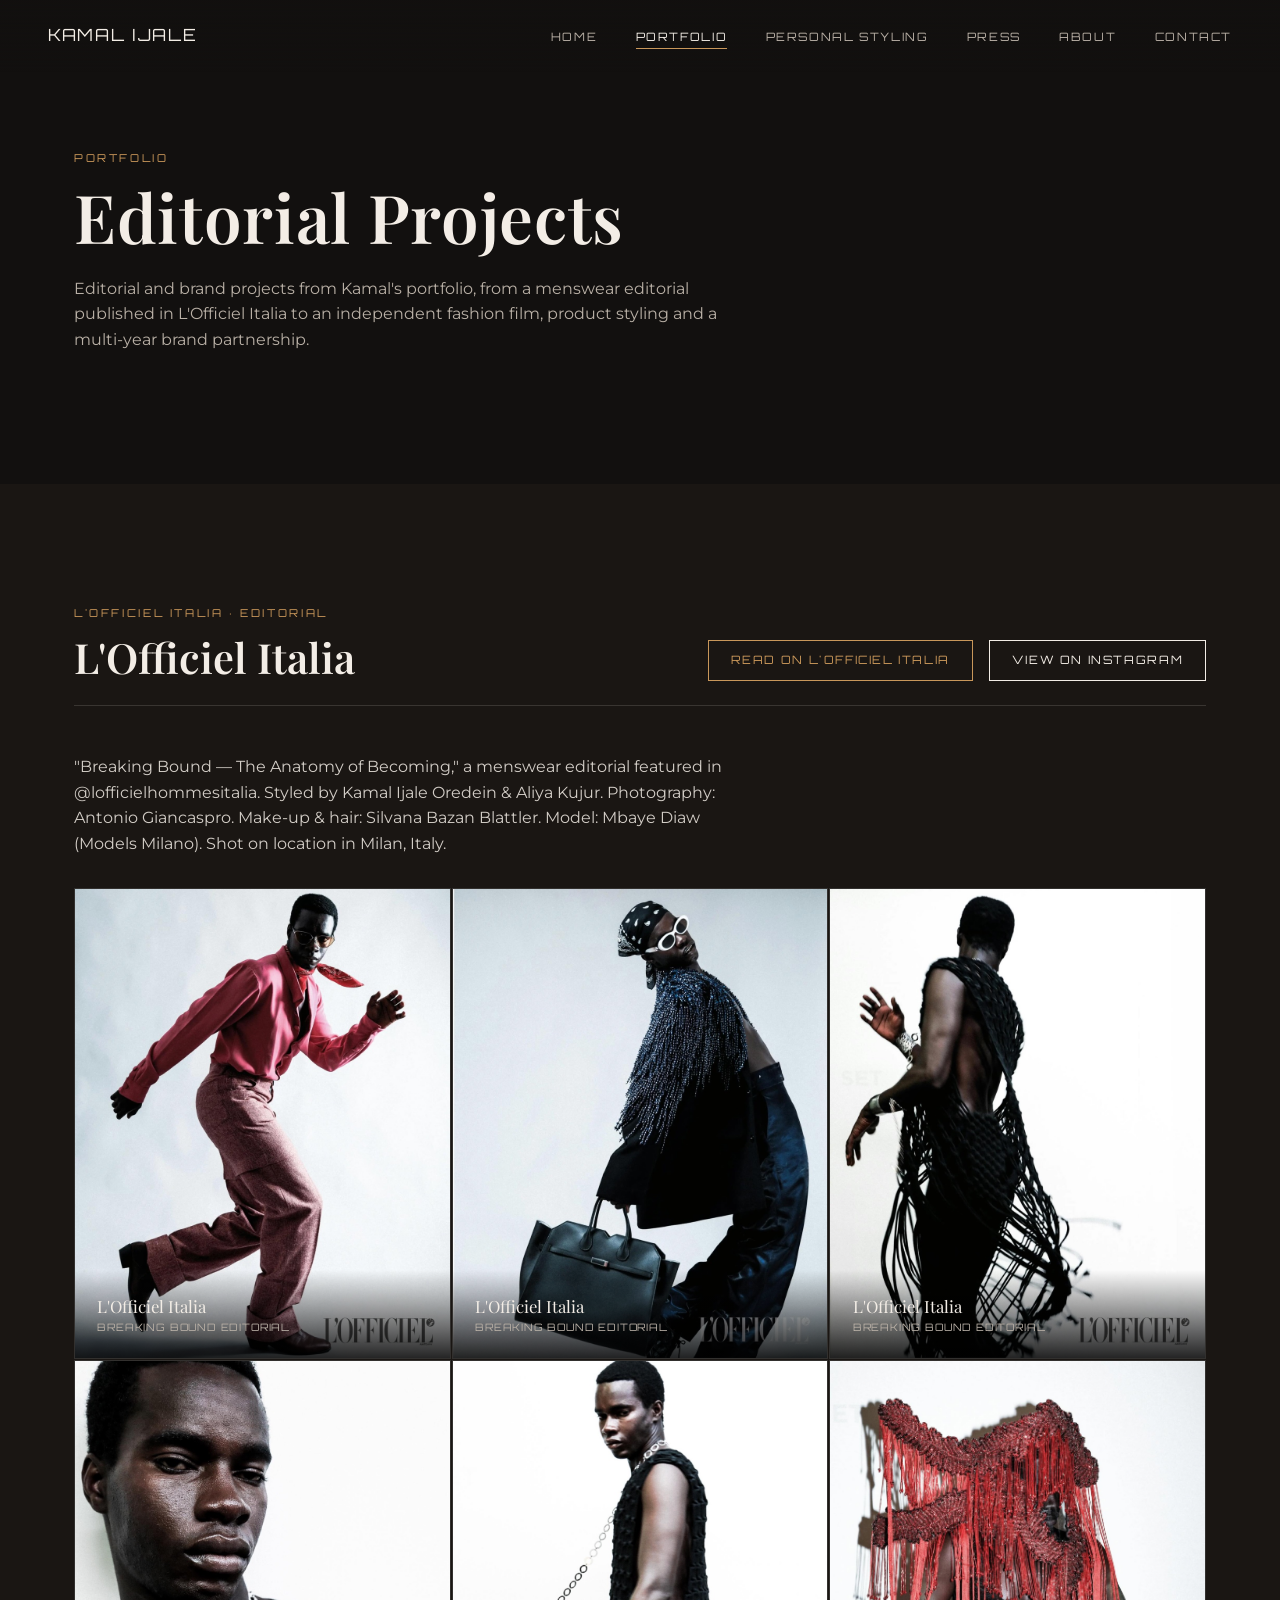
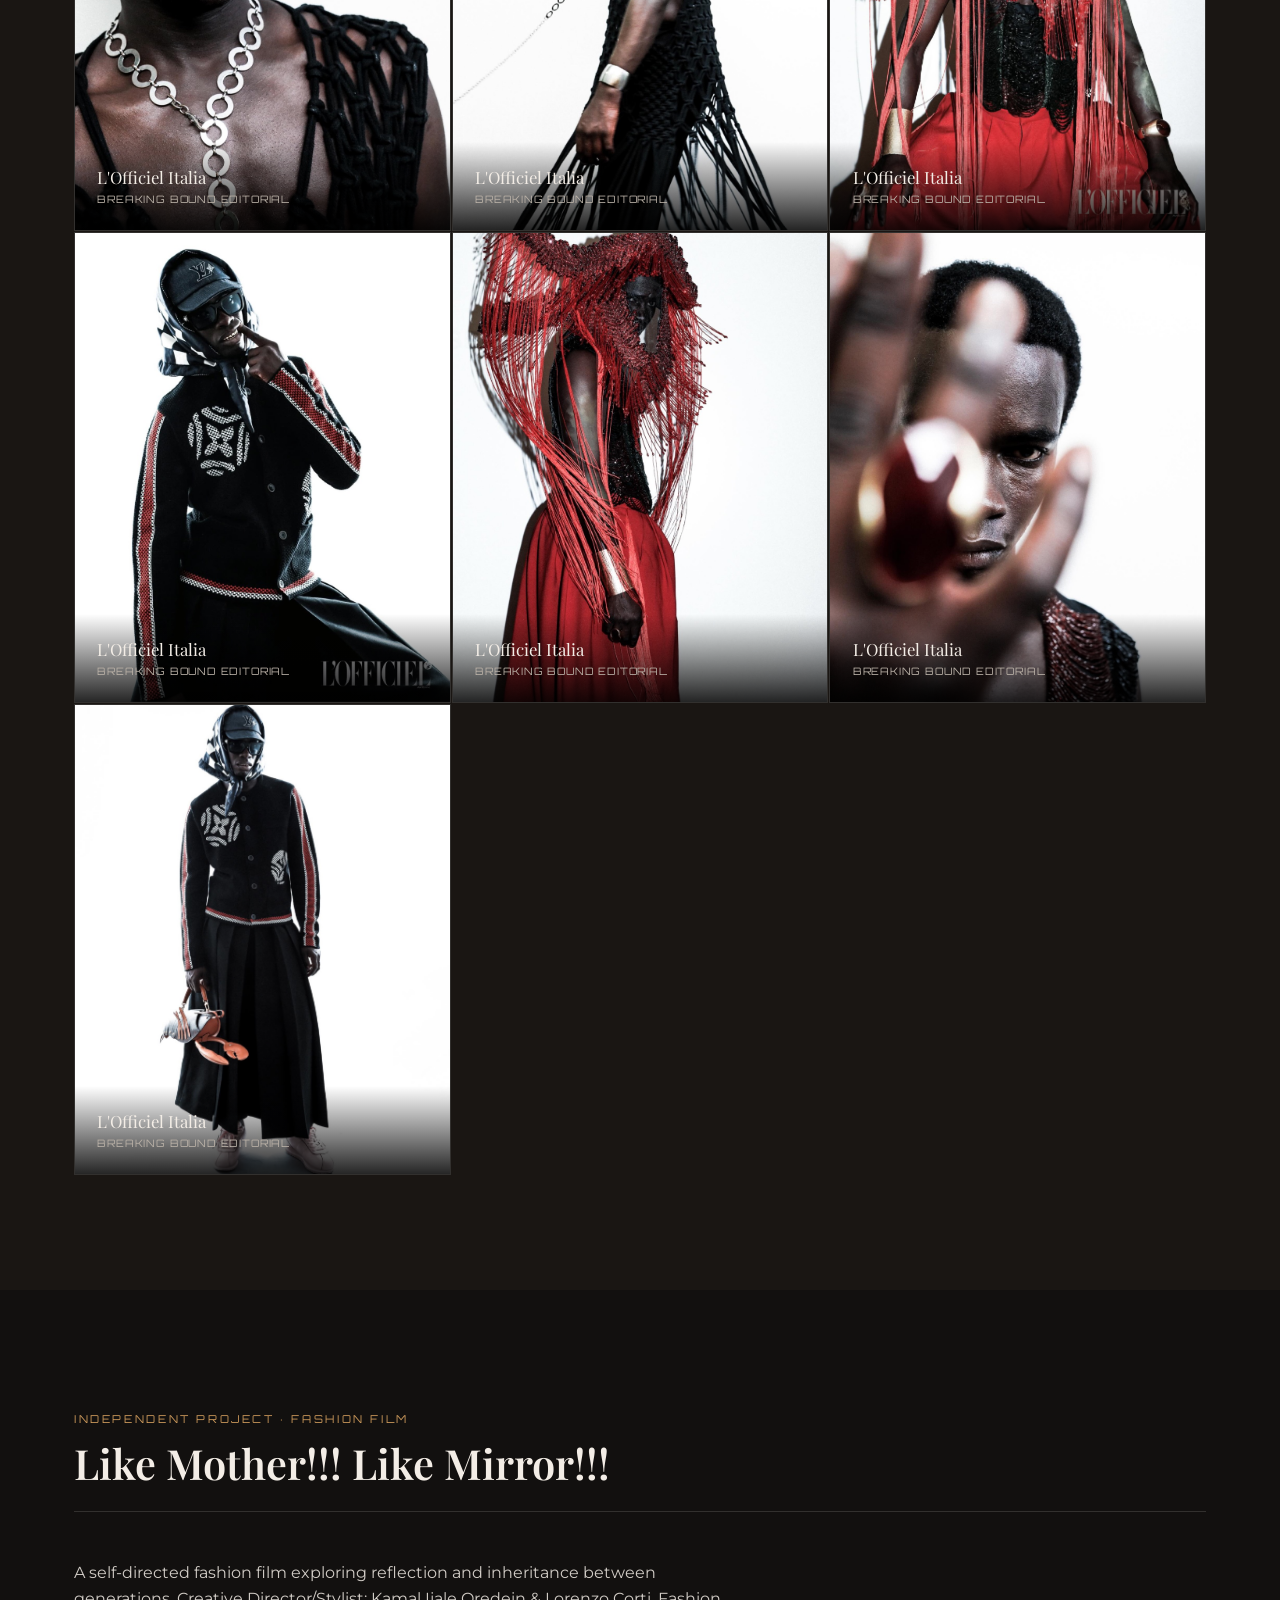
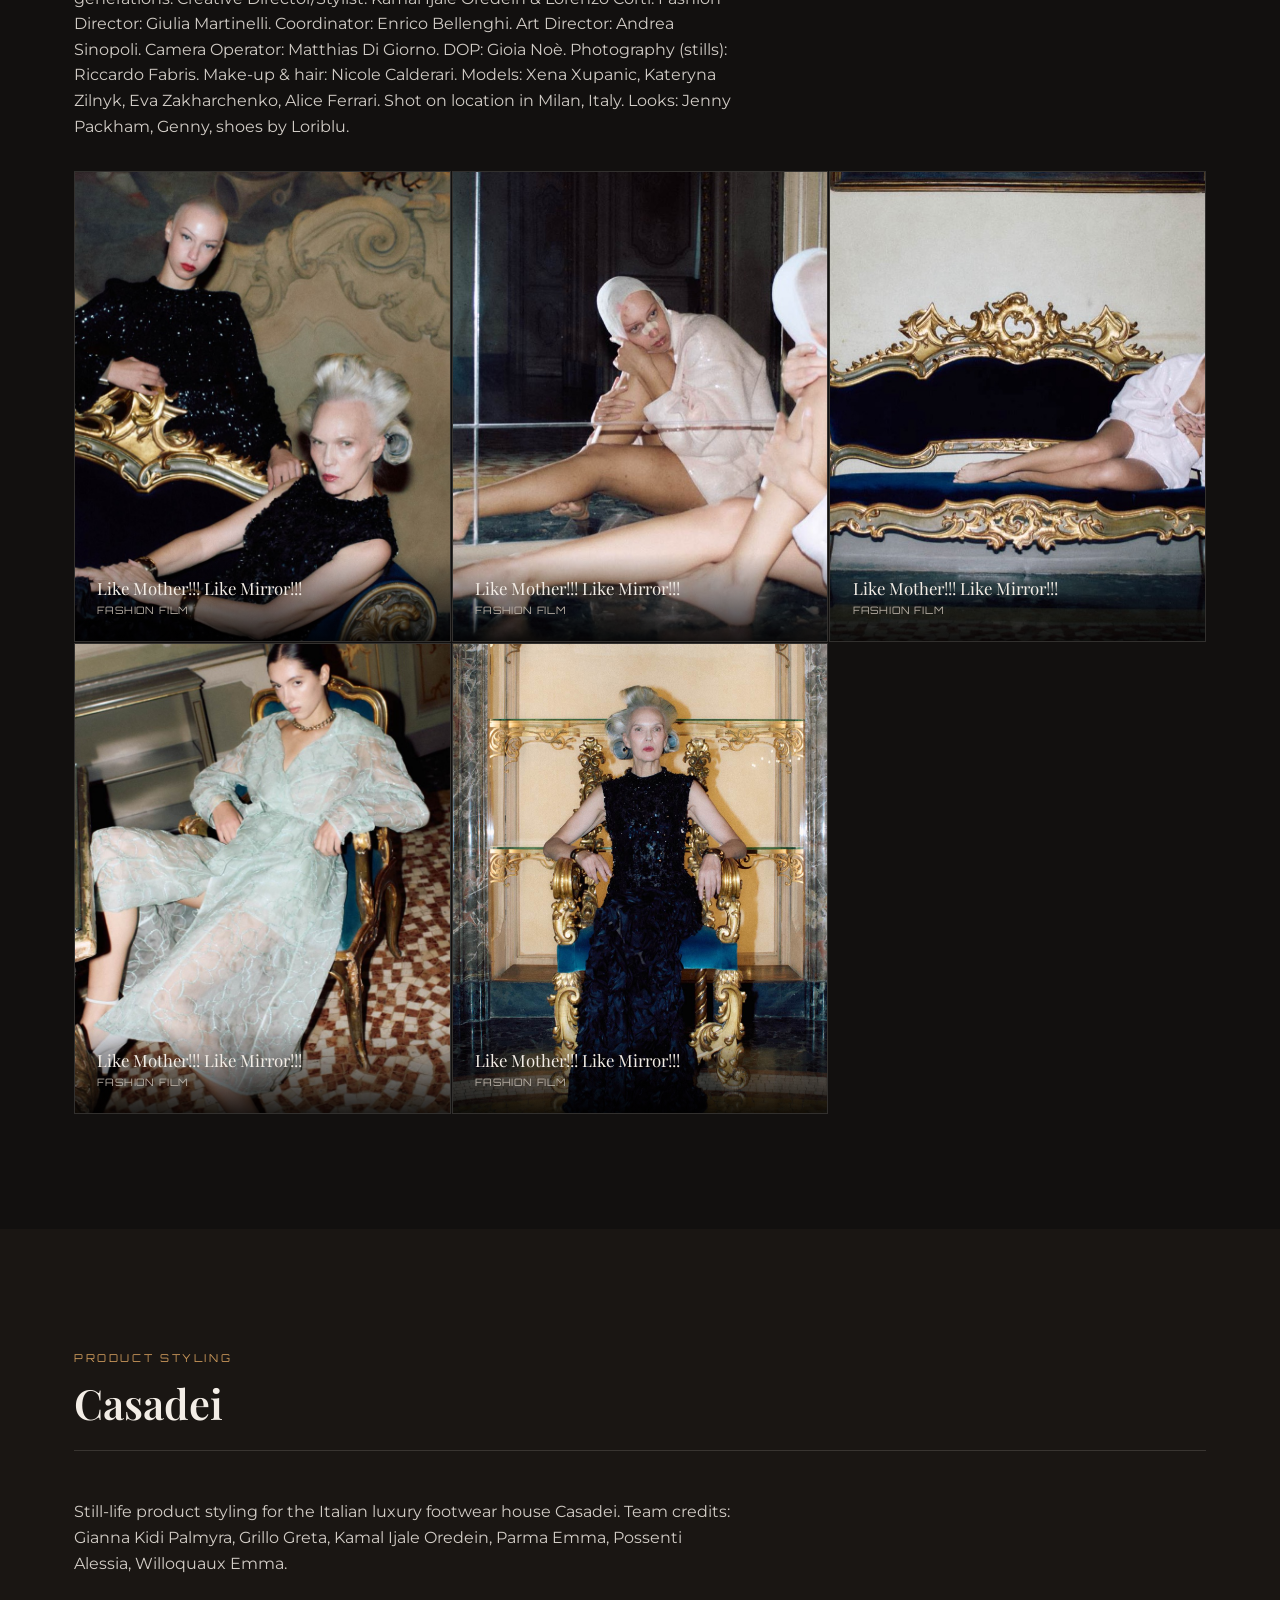
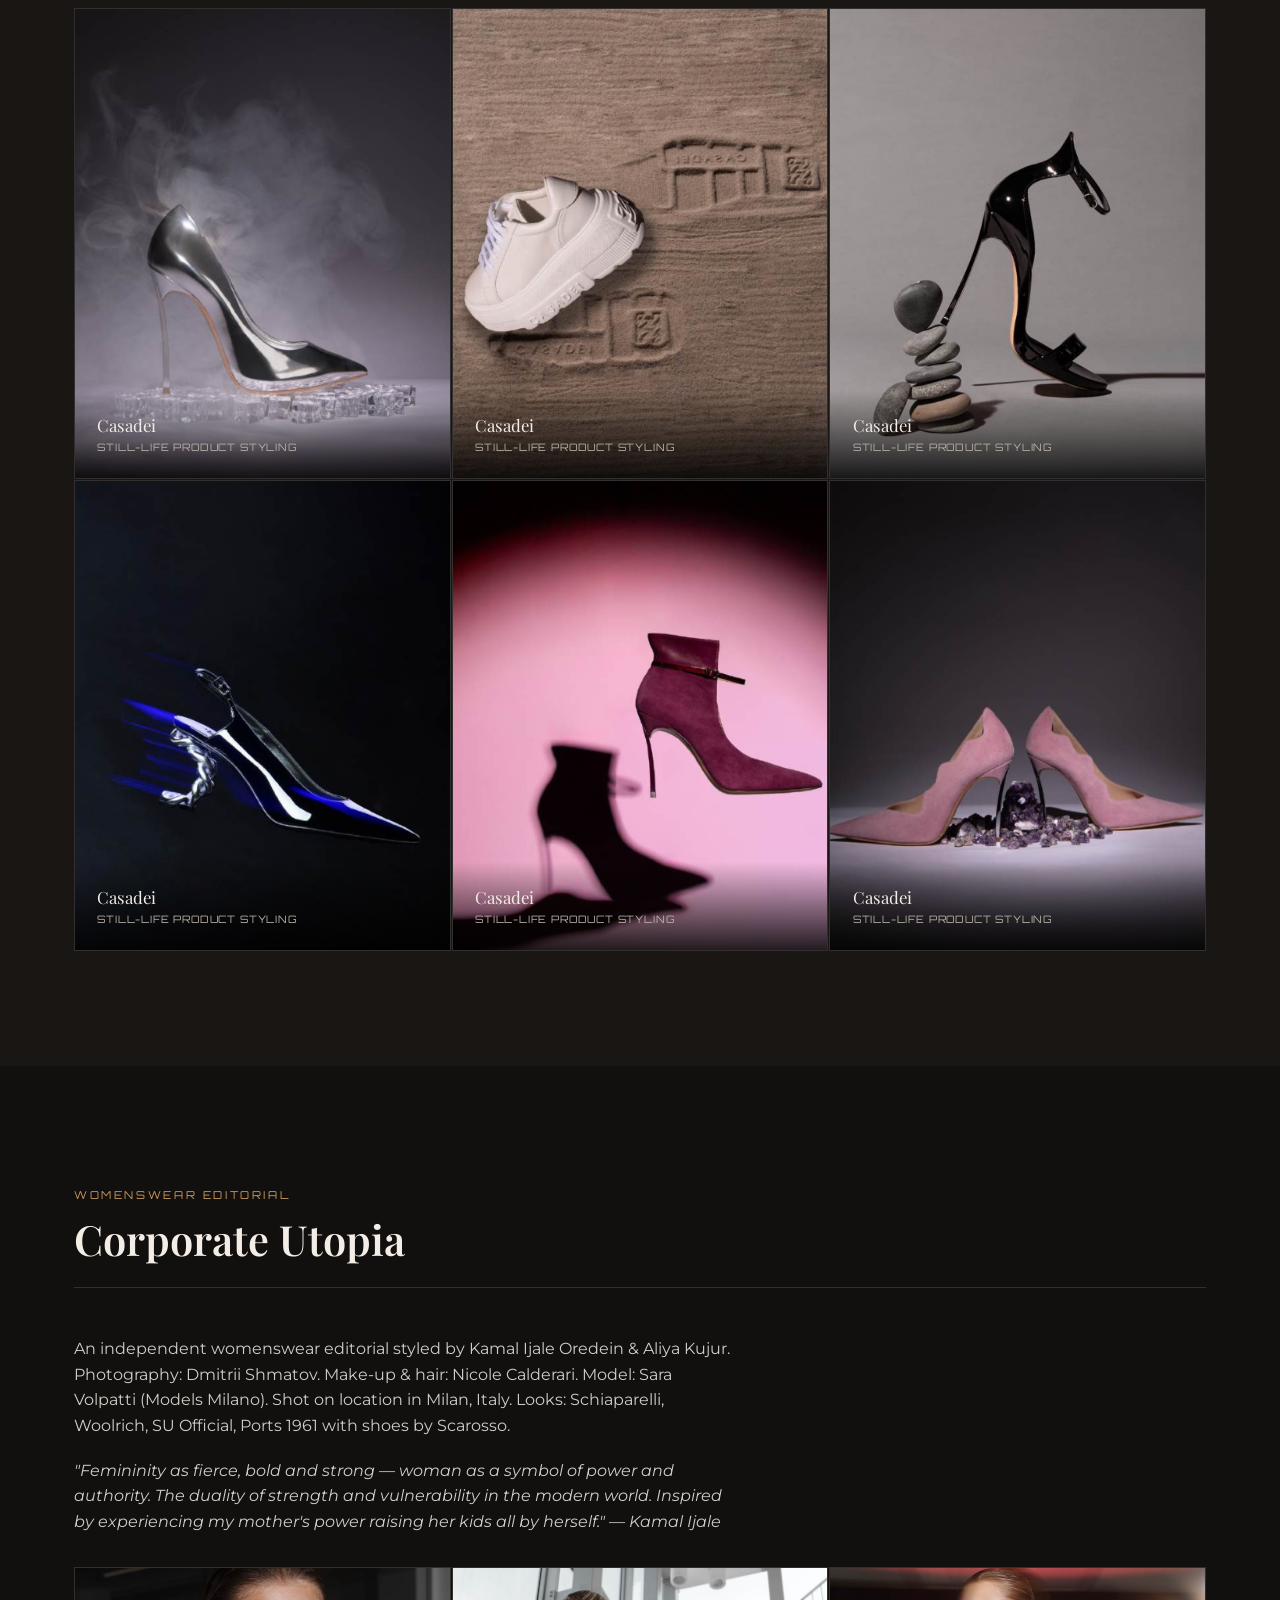
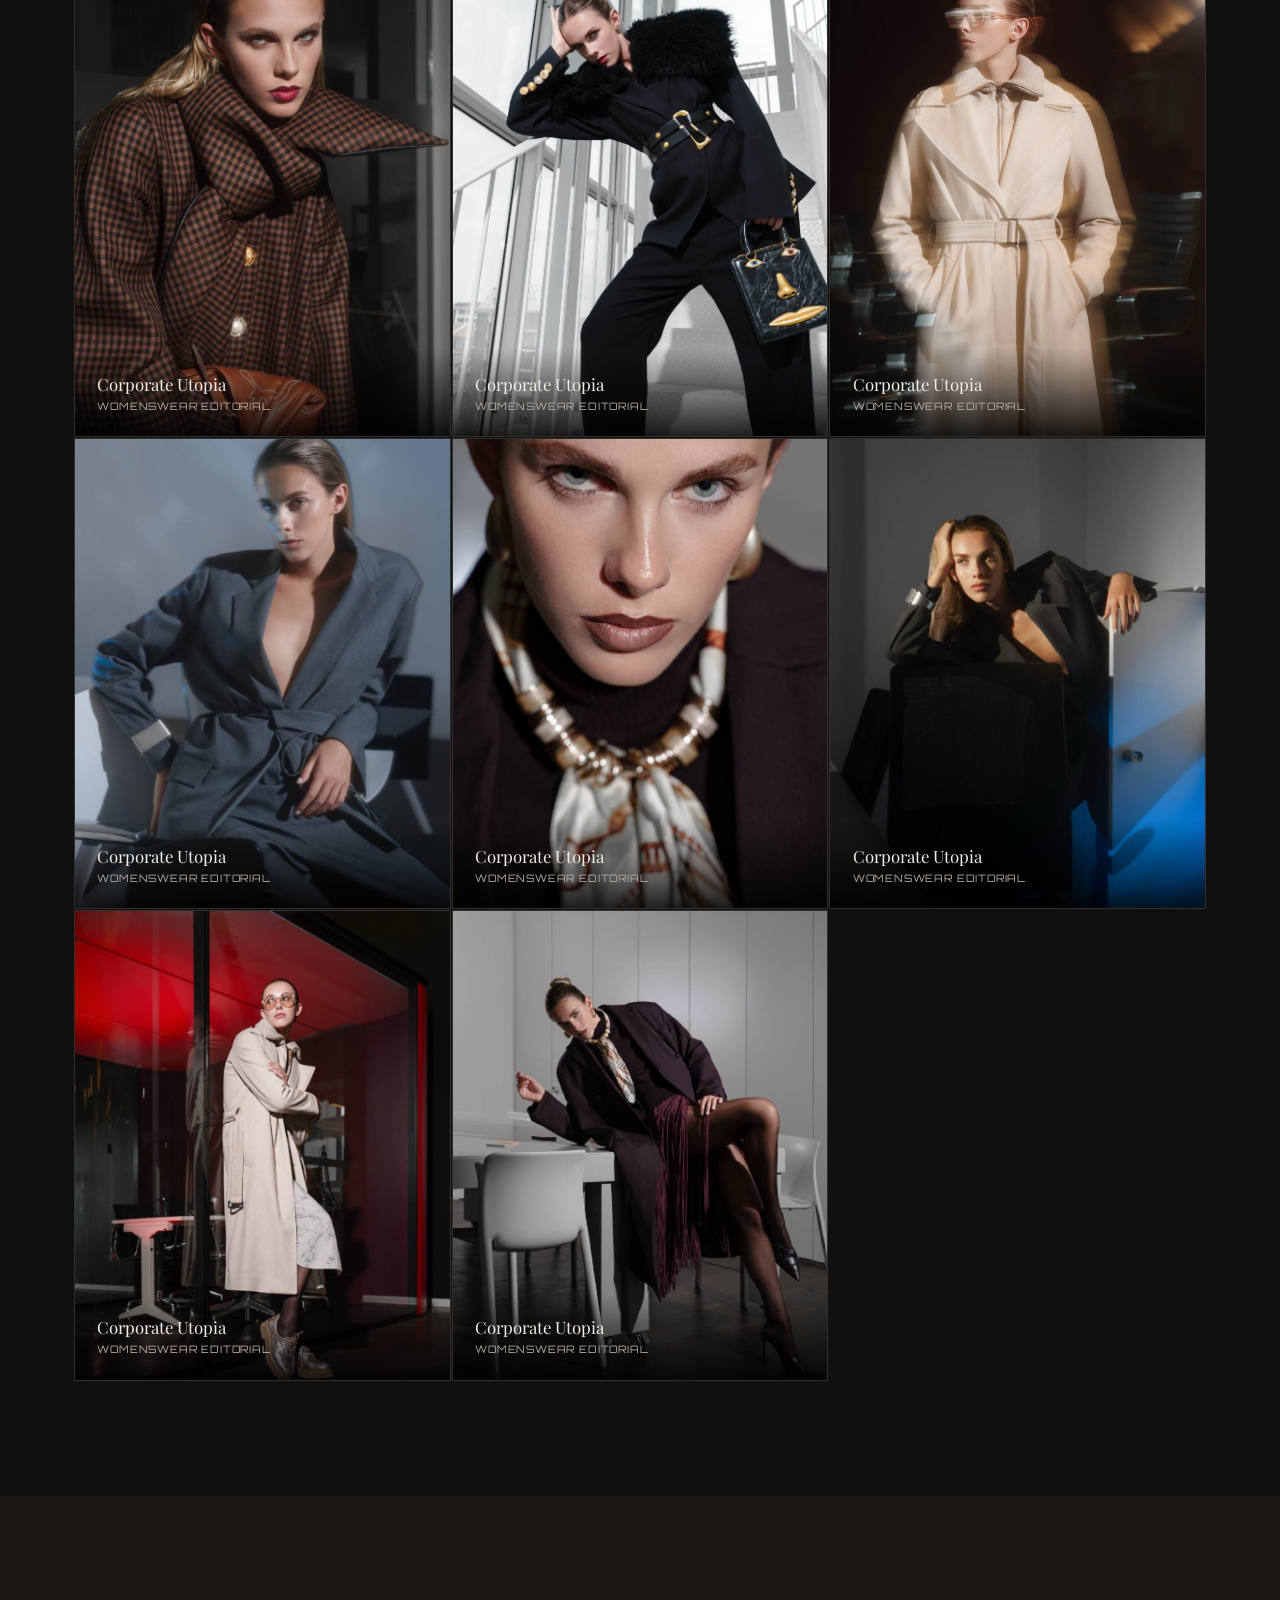
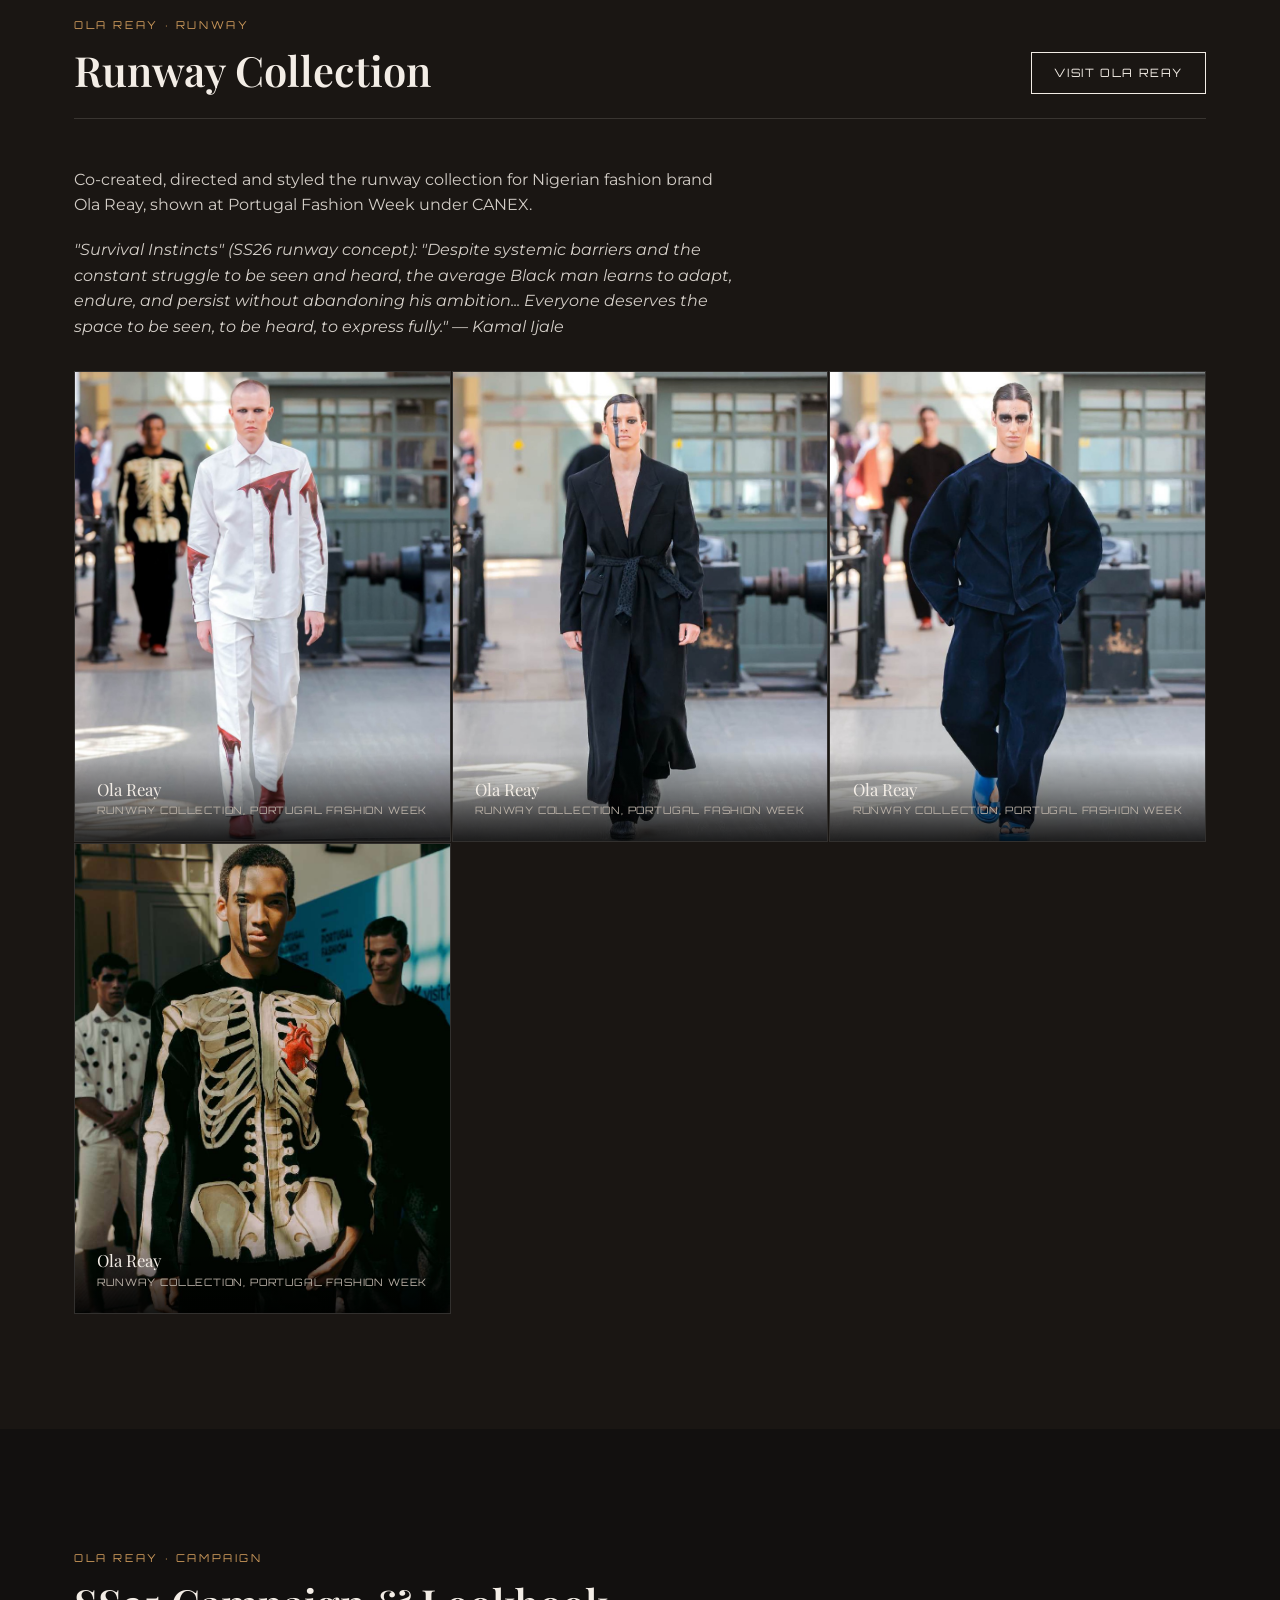
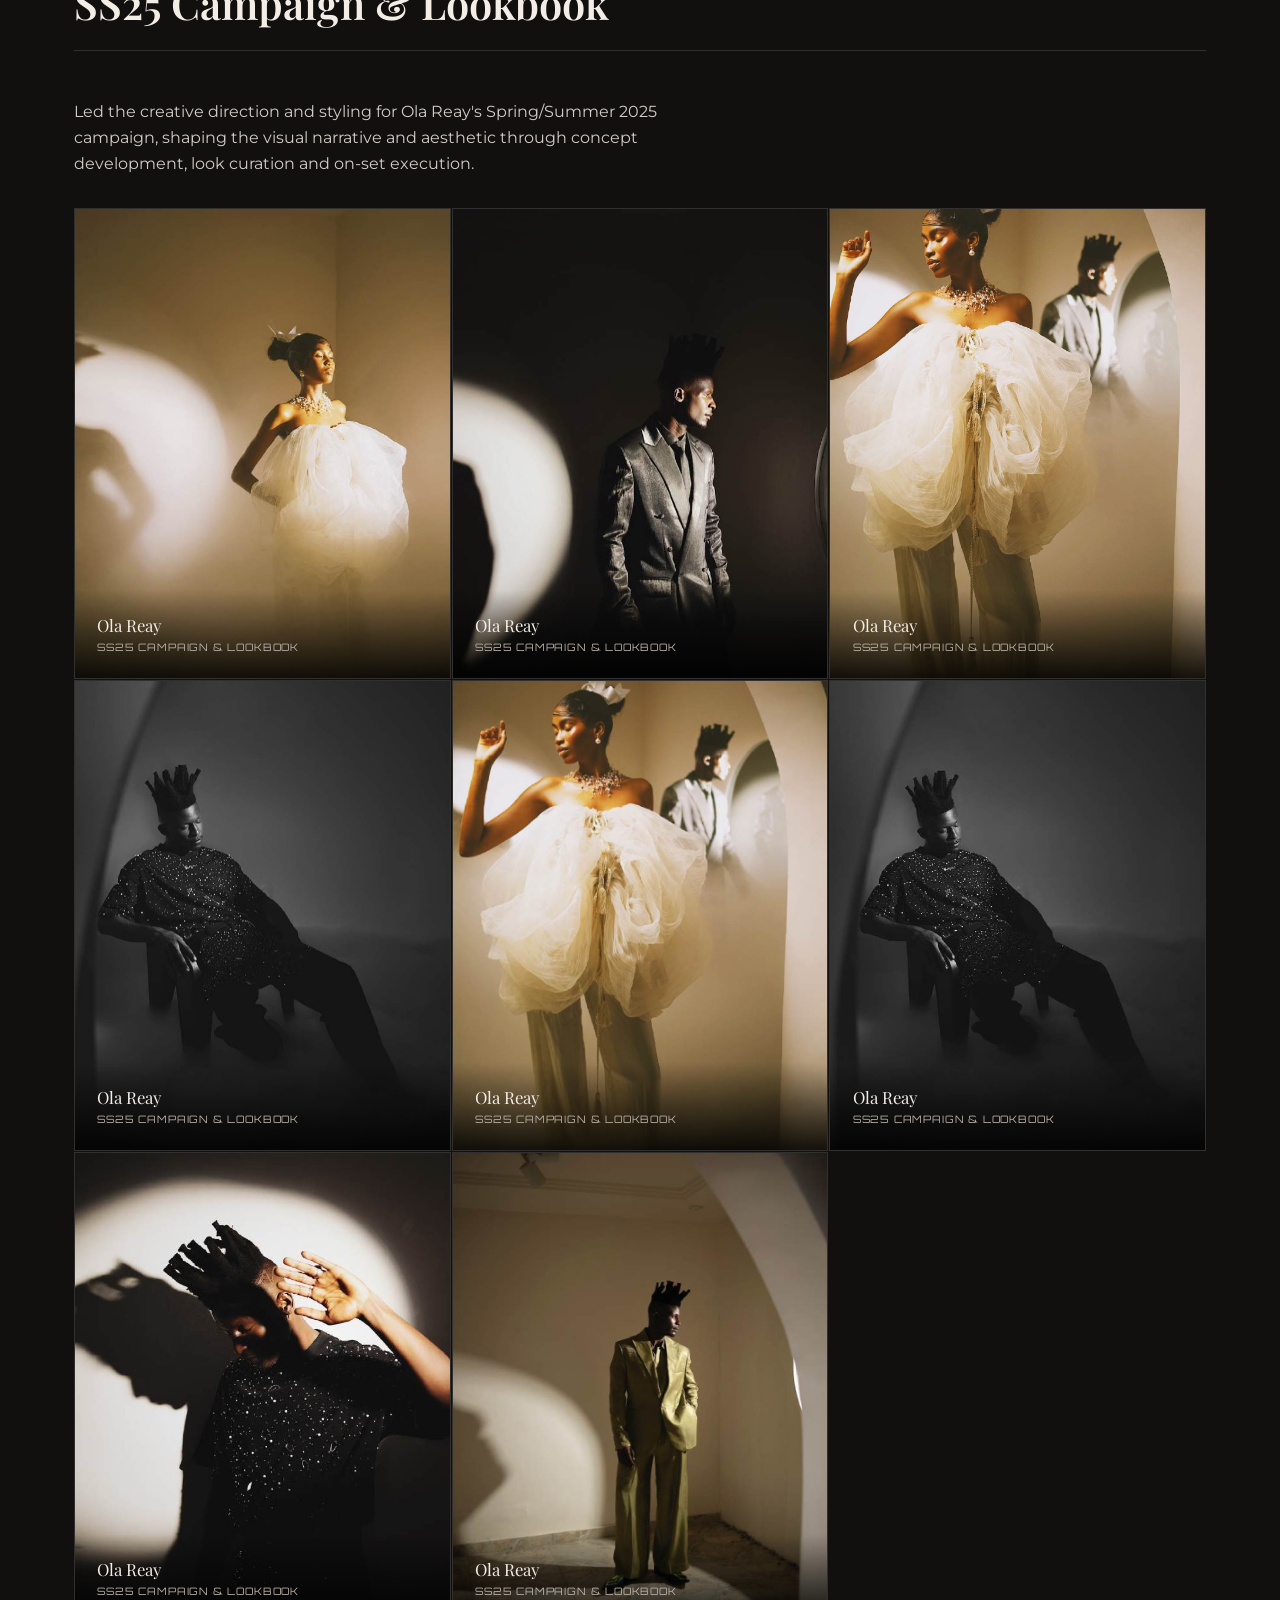
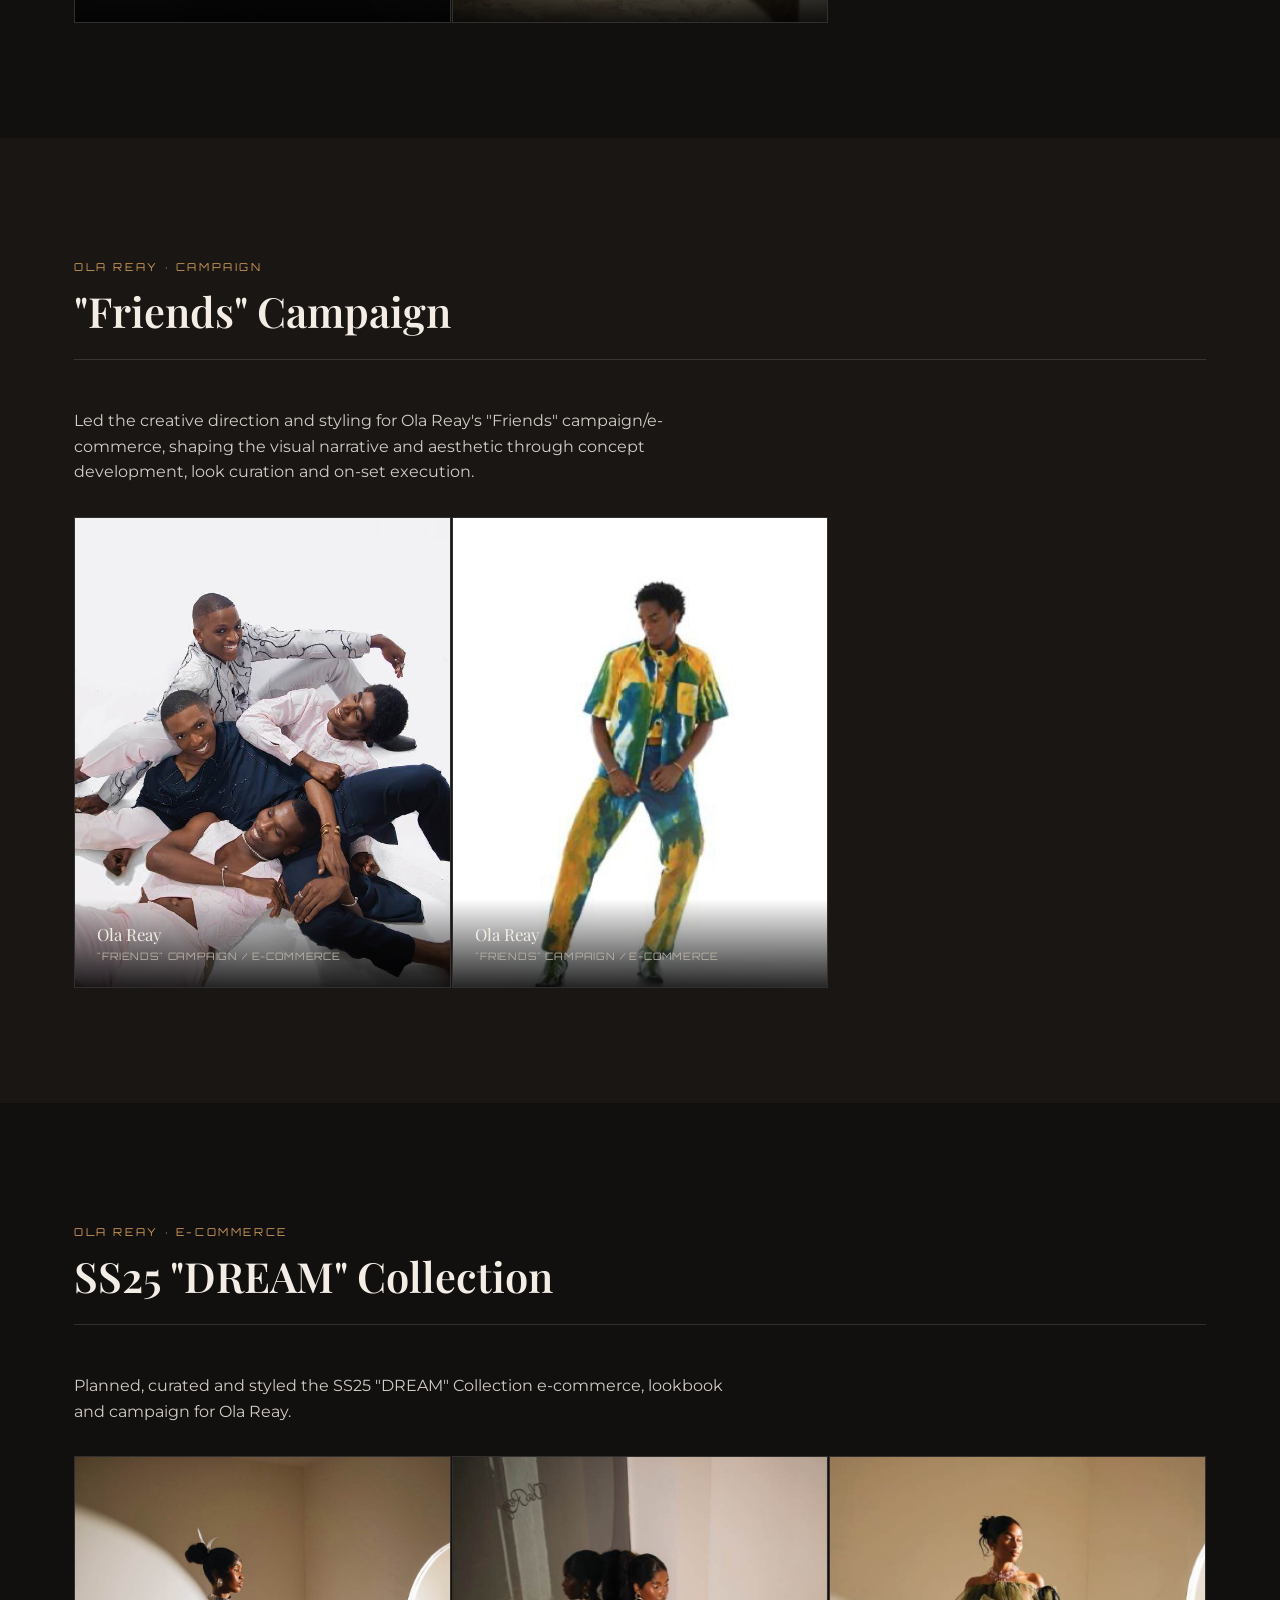
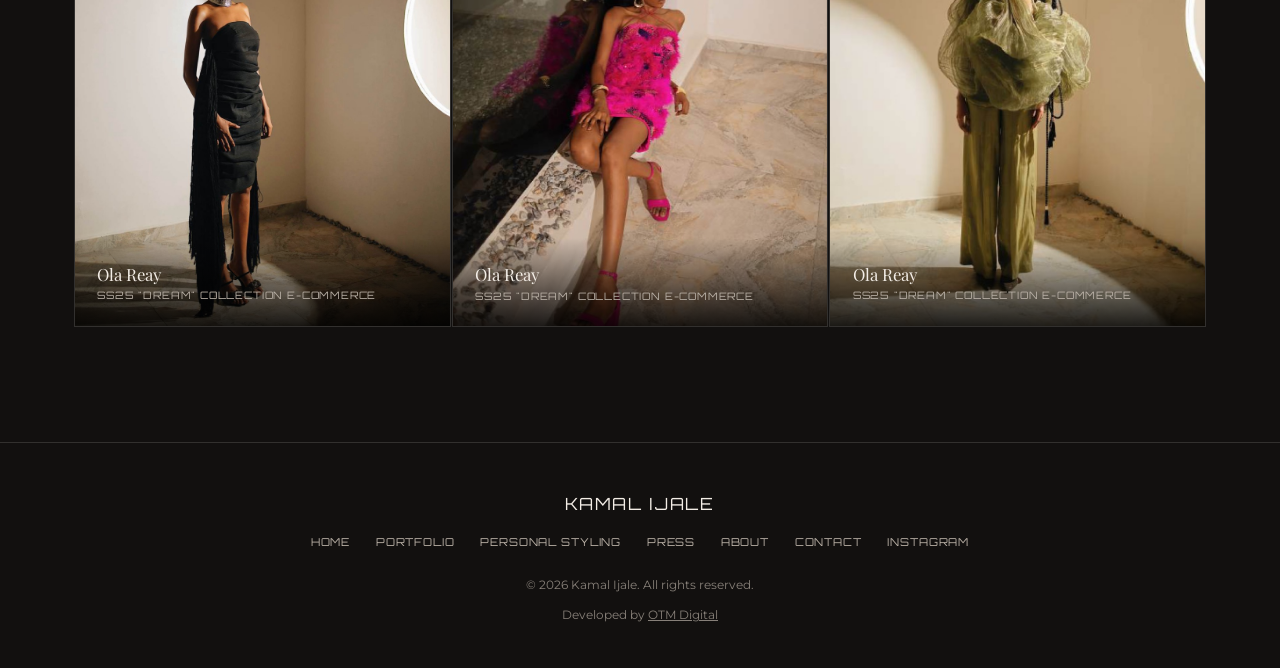
<file: portfolio.html>
<!DOCTYPE html>
<html lang="en">
<head>
<meta charset="UTF-8">
<meta name="viewport" content="width=device-width, initial-scale=1.0">
<title>Kamal Ijale Portfolio: Editorial Projects</title>
<meta name="description" content="Editorial fashion projects by Kamal Ijale: the 'Breaking Bound' menswear editorial for L'Officiel Italia and the 'Corporate Utopia' womenswear editorial.">
<link rel="preconnect" href="https://fonts.googleapis.com">
<link rel="preconnect" href="https://fonts.gstatic.com" crossorigin>
<link href="https://fonts.googleapis.com/css2?family=Playfair+Display:wght@500;600;700&family=Montserrat:wght@400;500;600&family=Orbitron:wght@500;600;700&display=swap" rel="stylesheet">
<link rel="icon" href="favicon.ico" sizes="any">
<link rel="icon" type="image/png" sizes="32x32" href="assets/favicon/favicon-32.png">
<link rel="icon" type="image/png" sizes="16x16" href="assets/favicon/favicon-16.png">
<link rel="apple-touch-icon" href="assets/favicon/apple-touch-icon.png">
<link rel="stylesheet" href="assets/css/style.css">
</head>
<body>

<header class="site-header is-solid">
  <a href="index.html" class="brand">Kamal Ijale</a>
  <nav>
    <ul class="nav-links">
      <li><a href="index.html">Home</a></li>
      <li><a href="portfolio.html" class="active">Portfolio</a></li>
      <li><a href="personal-styling.html">Personal Styling</a></li>
      <li><a href="press.html">Press</a></li>
      <li><a href="about.html">About</a></li>
      <li><a href="contact.html">Contact</a></li>
    </ul>
  </nav>
  <button class="nav-toggle" aria-label="Open menu" aria-expanded="false">☰</button>
</header>

<section style="padding-top:9rem;">
  <div class="container">
    <span class="eyebrow">Portfolio</span>
    <h1 style="margin-bottom:0.3em;">Editorial Projects</h1>
    <p style="max-width:60ch;">Editorial and brand projects from Kamal's portfolio, from a menswear editorial published in L'Officiel Italia to an independent fashion film, product styling and a multi-year brand partnership.</p>
  </div>
</section>

<section id="lofficiel-film" style="background:var(--ground-raised);">
  <div class="container">
    <div class="section-head">
      <div>
        <span class="eyebrow">L'Officiel Italia · Editorial</span>
        <h2>L'Officiel Italia</h2>
      </div>
      <div style="display:flex; flex-wrap:wrap; gap:1rem;">
        <a href="https://www.lofficielitalia.com/uomo/i-migliori-editoriali-moda-uomo-ied-milano-2025-styling" target="_blank" rel="noopener" class="btn btn-accent">Read on L'Officiel Italia</a>
        <a href="https://www.instagram.com/kamal.ijale/p/DTIep10jPyz/" target="_blank" rel="noopener" class="btn">View on Instagram</a>
      </div>
    </div>
    <p style="max-width:60ch; margin-bottom:2rem; color:var(--ink); opacity:0.85;">"Breaking Bound — The Anatomy of Becoming," a menswear editorial featured in @lofficielhommesitalia. Styled by Kamal Ijale Oredein &amp; Aliya Kujur. Photography: Antonio Giancaspro. Make-up &amp; hair: Silvana Bazan Blattler. Model: Mbaye Diaw (Models Milano). Shot on location in Milan, Italy.</p>
    <div class="work-grid">
      <div class="work-card">
        <img src="assets/img/editorial/lofficiel-breaking-bound/breaking-bound-pink-shirt-running.jpg" alt="Model in pink shirt and trousers mid-stride, L'Officiel Italia Breaking Bound editorial" loading="lazy">
        <div class="work-caption">
          <div class="name">L'Officiel Italia</div>
          <div class="role">Breaking Bound Editorial</div>
        </div>
      </div>
      <div class="work-card">
        <img src="assets/img/editorial/lofficiel-breaking-bound/breaking-bound-fringe-cape-bag.jpg" alt="Model in beaded fringe cape with bandana and structured bag, L'Officiel Italia Breaking Bound editorial" loading="lazy">
        <div class="work-caption">
          <div class="name">L'Officiel Italia</div>
          <div class="role">Breaking Bound Editorial</div>
        </div>
      </div>
      <div class="work-card">
        <img src="assets/img/editorial/lofficiel-breaking-bound/breaking-bound-woven-dress-back.jpg" alt="Model in woven fringe dress, back view, L'Officiel Italia Breaking Bound editorial" loading="lazy">
        <div class="work-caption">
          <div class="name">L'Officiel Italia</div>
          <div class="role">Breaking Bound Editorial</div>
        </div>
      </div>
      <div class="work-card">
        <img src="assets/img/editorial/lofficiel-breaking-bound/breaking-bound-necklace-closeup.jpg" alt="Close-up of woven fringe dress and chain necklace, L'Officiel Italia Breaking Bound editorial" loading="lazy">
        <div class="work-caption">
          <div class="name">L'Officiel Italia</div>
          <div class="role">Breaking Bound Editorial</div>
        </div>
      </div>
      <div class="work-card">
        <img src="assets/img/editorial/lofficiel-breaking-bound/breaking-bound-woven-dress-side.jpg" alt="Model in woven fringe dress, side view, L'Officiel Italia Breaking Bound editorial" loading="lazy">
        <div class="work-caption">
          <div class="name">L'Officiel Italia</div>
          <div class="role">Breaking Bound Editorial</div>
        </div>
      </div>
      <div class="work-card">
        <img src="assets/img/editorial/lofficiel-breaking-bound/breaking-bound-red-fringe-veil.jpg" alt="Model in red beaded fringe veil and top, L'Officiel Italia Breaking Bound editorial" loading="lazy">
        <div class="work-caption">
          <div class="name">L'Officiel Italia</div>
          <div class="role">Breaking Bound Editorial</div>
        </div>
      </div>
      <div class="work-card">
        <img src="assets/img/editorial/lofficiel-breaking-bound/breaking-bound-lv-cap-striped-cardigan.jpg" alt="Model in Louis Vuitton cap and striped knit cardigan, L'Officiel Italia Breaking Bound editorial" loading="lazy">
        <div class="work-caption">
          <div class="name">L'Officiel Italia</div>
          <div class="role">Breaking Bound Editorial</div>
        </div>
      </div>
      <div class="work-card">
        <img src="assets/img/editorial/lofficiel-breaking-bound/breaking-bound-red-side-profile.jpg" alt="Model in red draped skirt and beaded headpiece, side profile, L'Officiel Italia Breaking Bound editorial" loading="lazy">
        <div class="work-caption">
          <div class="name">L'Officiel Italia</div>
          <div class="role">Breaking Bound Editorial</div>
        </div>
      </div>
      <div class="work-card">
        <img src="assets/img/editorial/lofficiel-breaking-bound/breaking-bound-closeup-hand.jpg" alt="Close-up portrait with beaded fringe top and raised hand, L'Officiel Italia Breaking Bound editorial" loading="lazy">
        <div class="work-caption">
          <div class="name">L'Officiel Italia</div>
          <div class="role">Breaking Bound Editorial</div>
        </div>
      </div>
      <div class="work-card">
        <img src="assets/img/editorial/lofficiel-breaking-bound/breaking-bound-pleated-skirt-lobster-bag.jpg" alt="Model in pleated skirt, Louis Vuitton cap and lobster-claw bag, L'Officiel Italia Breaking Bound editorial" loading="lazy">
        <div class="work-caption">
          <div class="name">L'Officiel Italia</div>
          <div class="role">Breaking Bound Editorial</div>
        </div>
      </div>
    </div>
  </div>
</section>

<section id="fashion-film">
  <div class="container">
    <div class="section-head">
      <div>
        <span class="eyebrow">Independent Project · Fashion Film</span>
        <h2>Like Mother!!! Like Mirror!!!</h2>
      </div>
    </div>
    <p style="max-width:60ch; margin-bottom:2rem; color:var(--ink); opacity:0.85;">A self-directed fashion film exploring reflection and inheritance between generations. Creative Director/Stylist: Kamal Ijale Oredein &amp; Lorenzo Corti. Fashion Director: Giulia Martinelli. Coordinator: Enrico Bellenghi. Art Director: Andrea Sinopoli. Camera Operator: Matthias Di Giorno. DOP: Gioia Noè. Photography (stills): Riccardo Fabris. Make-up &amp; hair: Nicole Calderari. Models: Xena Xupanic, Kateryna Zilnyk, Eva Zakharchenko, Alice Ferrari. Shot on location in Milan, Italy. Looks: Jenny Packham, Genny, shoes by Loriblu.</p>
    <div class="work-grid">
      <div class="work-card">
        <img src="assets/img/editorial/lofficiel-film/film-two-women-gilded-sofa.jpeg" alt="Two models on a gilded antique sofa, Like Mother Like Mirror fashion film">
        <div class="work-caption">
          <div class="name">Like Mother!!! Like Mirror!!!</div>
          <div class="role">Fashion Film</div>
        </div>
      </div>
      <div class="work-card">
        <img src="assets/img/editorial/lofficiel-film/film-mirror-reflection.jpeg" alt="Model reflected in a mirror on marble floor, Like Mother Like Mirror fashion film" loading="lazy">
        <div class="work-caption">
          <div class="name">Like Mother!!! Like Mirror!!!</div>
          <div class="role">Fashion Film</div>
        </div>
      </div>
      <div class="work-card">
        <img src="assets/img/editorial/lofficiel-film/film-pink-robe-blue-sofa.jpeg" alt="Model in pink robe on blue velvet sofa, Like Mother Like Mirror fashion film" loading="lazy">
        <div class="work-caption">
          <div class="name">Like Mother!!! Like Mirror!!!</div>
          <div class="role">Fashion Film</div>
        </div>
      </div>
      <div class="work-card">
        <img src="assets/img/editorial/lofficiel-film/film-mint-dress-gold-chair.jpeg" alt="Model in sheer mint dress on a gilded chair, Like Mother Like Mirror fashion film" loading="lazy">
        <div class="work-caption">
          <div class="name">Like Mother!!! Like Mirror!!!</div>
          <div class="role">Fashion Film</div>
        </div>
      </div>
      <div class="work-card">
        <img src="assets/img/editorial/lofficiel-film/film-golden-throne-gown.jpeg" alt="Model in black sequin gown on a golden throne, Like Mother Like Mirror fashion film" loading="lazy">
        <div class="work-caption">
          <div class="name">Like Mother!!! Like Mirror!!!</div>
          <div class="role">Fashion Film</div>
        </div>
      </div>
    </div>
  </div>
</section>

<section id="casadei" style="background:var(--ground-raised);">
  <div class="container">
    <div class="section-head">
      <div>
        <span class="eyebrow">Product Styling</span>
        <h2>Casadei</h2>
      </div>
    </div>
    <p style="max-width:60ch; margin-bottom:2rem; color:var(--ink); opacity:0.85;">Still-life product styling for the Italian luxury footwear house Casadei. Team credits: Gianna Kidi Palmyra, Grillo Greta, Kamal Ijale Oredein, Parma Emma, Possenti Alessia, Willoquaux Emma.</p>
    <div class="work-grid">
      <div class="work-card">
        <img src="assets/img/editorial/casadei/casadei-silver-heel-ice.jpeg" alt="Casadei silver metallic heel styled on ice cubes with smoke" loading="lazy">
        <div class="work-caption">
          <div class="name">Casadei</div>
          <div class="role">Still-Life Product Styling</div>
        </div>
      </div>
      <div class="work-card">
        <img src="assets/img/editorial/casadei/casadei-sneaker-sand.jpeg" alt="Casadei white platform sneaker styled on branded sand imprint" loading="lazy">
        <div class="work-caption">
          <div class="name">Casadei</div>
          <div class="role">Still-Life Product Styling</div>
        </div>
      </div>
      <div class="work-card">
        <img src="assets/img/editorial/casadei/casadei-black-heel-stones.jpeg" alt="Casadei black patent heel balanced on a stack of stones" loading="lazy">
        <div class="work-caption">
          <div class="name">Casadei</div>
          <div class="role">Still-Life Product Styling</div>
        </div>
      </div>
      <div class="work-card">
        <img src="assets/img/editorial/casadei/casadei-blue-metallic-slingback.jpeg" alt="Casadei blue metallic slingback heel in motion blur" loading="lazy">
        <div class="work-caption">
          <div class="name">Casadei</div>
          <div class="role">Still-Life Product Styling</div>
        </div>
      </div>
      <div class="work-card">
        <img src="assets/img/editorial/casadei/casadei-burgundy-bootie-pink.jpeg" alt="Casadei burgundy suede bootie on pink background" loading="lazy">
        <div class="work-caption">
          <div class="name">Casadei</div>
          <div class="role">Still-Life Product Styling</div>
        </div>
      </div>
      <div class="work-card">
        <img src="assets/img/editorial/casadei/casadei-pink-pumps-amethyst.jpeg" alt="Casadei pink suede pumps styled with amethyst crystals" loading="lazy">
        <div class="work-caption">
          <div class="name">Casadei</div>
          <div class="role">Still-Life Product Styling</div>
        </div>
      </div>
    </div>
  </div>
</section>

<section id="corporate-utopia">
  <div class="container">
    <div class="section-head">
      <div>
        <span class="eyebrow">Womenswear Editorial</span>
        <h2>Corporate Utopia</h2>
      </div>
    </div>
    <p style="max-width:60ch; margin-bottom:1.2rem; color:var(--ink); opacity:0.85;">An independent womenswear editorial styled by Kamal Ijale Oredein &amp; Aliya Kujur. Photography: Dmitrii Shmatov. Make-up &amp; hair: Nicole Calderari. Model: Sara Volpatti (Models Milano). Shot on location in Milan, Italy. Looks: Schiaparelli, Woolrich, SU Official, Ports 1961 with shoes by Scarosso.</p>
    <p style="max-width:60ch; margin-bottom:2rem; color:var(--ink); opacity:0.85; font-style:italic;">"Femininity as fierce, bold and strong — woman as a symbol of power and authority. The duality of strength and vulnerability in the modern world. Inspired by experiencing my mother's power raising her kids all by herself." — Kamal Ijale</p>
    <div class="work-grid">
      <div class="work-card">
        <img src="assets/img/editorial/corporate-utopia/utopia-herringbone-coat.jpeg" alt="Model in brown herringbone coat with structured bag, Corporate Utopia editorial" loading="lazy">
        <div class="work-caption">
          <div class="name">Corporate Utopia</div>
          <div class="role">Womenswear Editorial</div>
        </div>
      </div>
      <div class="work-card">
        <img src="assets/img/editorial/corporate-utopia/utopia-black-belted-set.jpeg" alt="Model in black belted set on a staircase, Corporate Utopia editorial" loading="lazy">
        <div class="work-caption">
          <div class="name">Corporate Utopia</div>
          <div class="role">Womenswear Editorial</div>
        </div>
      </div>
      <div class="work-card">
        <img src="assets/img/editorial/corporate-utopia/utopia-cream-trench-blur.jpeg" alt="Model in cream trench coat with motion blur, Corporate Utopia editorial" loading="lazy">
        <div class="work-caption">
          <div class="name">Corporate Utopia</div>
          <div class="role">Womenswear Editorial</div>
        </div>
      </div>
      <div class="work-card">
        <img src="assets/img/editorial/corporate-utopia/utopia-grey-suit-seated.jpeg" alt="Model in grey suit seated, Corporate Utopia editorial" loading="lazy">
        <div class="work-caption">
          <div class="name">Corporate Utopia</div>
          <div class="role">Womenswear Editorial</div>
        </div>
      </div>
      <div class="work-card">
        <img src="assets/img/editorial/corporate-utopia/utopia-scarf-necklace-closeup.jpeg" alt="Close-up of scarf and necklace styling, Corporate Utopia editorial" loading="lazy">
        <div class="work-caption">
          <div class="name">Corporate Utopia</div>
          <div class="role">Womenswear Editorial</div>
        </div>
      </div>
      <div class="work-card">
        <img src="assets/img/editorial/corporate-utopia/utopia-grey-blazer-desk.jpeg" alt="Model in grey blazer leaning on a desk, Corporate Utopia editorial" loading="lazy">
        <div class="work-caption">
          <div class="name">Corporate Utopia</div>
          <div class="role">Womenswear Editorial</div>
        </div>
      </div>
      <div class="work-card">
        <img src="assets/img/editorial/corporate-utopia/utopia-beige-trench-red-room.jpeg" alt="Model in beige trench coat in a red-lit glass room, Corporate Utopia editorial" loading="lazy">
        <div class="work-caption">
          <div class="name">Corporate Utopia</div>
          <div class="role">Womenswear Editorial</div>
        </div>
      </div>
      <div class="work-card">
        <img src="assets/img/editorial/corporate-utopia/utopia-burgundy-coat-fringe-skirt.jpeg" alt="Model in burgundy coat and fringe skirt seated on a table, Corporate Utopia editorial" loading="lazy">
        <div class="work-caption">
          <div class="name">Corporate Utopia</div>
          <div class="role">Womenswear Editorial</div>
        </div>
      </div>
    </div>
  </div>
</section>

<section id="ola-reay-runway" style="background:var(--ground-raised);">
  <div class="container">
    <div class="section-head">
      <div>
        <span class="eyebrow">Ola Reay · Runway</span>
        <h2>Runway Collection</h2>
      </div>
      <a href="https://www.olareay.com/" target="_blank" rel="noopener" class="btn">Visit Ola Reay</a>
    </div>
    <p style="max-width:60ch; margin-bottom:1.2rem; color:var(--ink); opacity:0.85;">Co-created, directed and styled the runway collection for Nigerian fashion brand Ola Reay, shown at Portugal Fashion Week under CANEX.</p>
    <p style="max-width:60ch; margin-bottom:2rem; color:var(--ink); opacity:0.85; font-style:italic;">"Survival Instincts" (SS26 runway concept): "Despite systemic barriers and the constant struggle to be seen and heard, the average Black man learns to adapt, endure, and persist without abandoning his ambition... Everyone deserves the space to be seen, to be heard, to express fully." — Kamal Ijale</p>
    <div class="work-grid">
      <a class="work-card" href="https://www.olareay.com/" target="_blank" rel="noopener">
        <img src="assets/img/editorial/ola-reay/runway-blood-drip-shirt.jpeg" alt="Ola Reay runway look, printed shirt and trousers, Portugal Fashion Week" loading="lazy">
        <div class="work-caption">
          <div class="name">Ola Reay</div>
          <div class="role">Runway Collection, Portugal Fashion Week</div>
        </div>
      </a>
      <a class="work-card" href="https://www.olareay.com/" target="_blank" rel="noopener">
        <img src="assets/img/editorial/ola-reay/runway-black-wrap-coat.jpeg" alt="Ola Reay runway look, black wrap coat, Portugal Fashion Week" loading="lazy">
        <div class="work-caption">
          <div class="name">Ola Reay</div>
          <div class="role">Runway Collection, Portugal Fashion Week</div>
        </div>
      </a>
      <a class="work-card" href="https://www.olareay.com/" target="_blank" rel="noopener">
        <img src="assets/img/editorial/ola-reay/runway-navy-set.jpeg" alt="Ola Reay runway look, navy set with blue sandals, Portugal Fashion Week" loading="lazy">
        <div class="work-caption">
          <div class="name">Ola Reay</div>
          <div class="role">Runway Collection, Portugal Fashion Week</div>
        </div>
      </a>
      <a class="work-card" href="https://www.olareay.com/" target="_blank" rel="noopener">
        <img src="assets/img/editorial/ola-reay/runway-skeleton-jacket.jpeg" alt="Ola Reay runway look, painted skeleton jacket, Portugal Fashion Week" loading="lazy">
        <div class="work-caption">
          <div class="name">Ola Reay</div>
          <div class="role">Runway Collection, Portugal Fashion Week</div>
        </div>
      </a>
    </div>
  </div>
</section>

<section id="ola-reay-ss25-campaign">
  <div class="container">
    <div class="section-head">
      <div>
        <span class="eyebrow">Ola Reay · Campaign</span>
        <h2>SS25 Campaign &amp; Lookbook</h2>
      </div>
    </div>
    <p style="max-width:60ch; margin-bottom:2rem; color:var(--ink); opacity:0.85;">Led the creative direction and styling for Ola Reay's Spring/Summer 2025 campaign, shaping the visual narrative and aesthetic through concept development, look curation and on-set execution.</p>
    <div class="work-grid">
      <a class="work-card" href="https://www.olareay.com/" target="_blank" rel="noopener">
        <img src="assets/img/editorial/ola-reay/ss25-womens-tulle.jpeg" alt="Ola Reay SS25 campaign, womenswear tulle look" loading="lazy">
        <div class="work-caption">
          <div class="name">Ola Reay</div>
          <div class="role">SS25 Campaign &amp; Lookbook</div>
        </div>
      </a>
      <a class="work-card" href="https://www.olareay.com/" target="_blank" rel="noopener">
        <img src="assets/img/editorial/ola-reay/ss25-mens-metallic-suit.jpeg" alt="Ola Reay SS25 campaign, menswear metallic suit" loading="lazy">
        <div class="work-caption">
          <div class="name">Ola Reay</div>
          <div class="role">SS25 Campaign &amp; Lookbook</div>
        </div>
      </a>
      <a class="work-card" href="https://www.olareay.com/" target="_blank" rel="noopener">
        <img src="assets/img/editorial/ola-reay/ss25-crown-portrait-color.jpeg" alt="Ola Reay SS25 campaign, models in tulle gown and crown headpiece" loading="lazy">
        <div class="work-caption">
          <div class="name">Ola Reay</div>
          <div class="role">SS25 Campaign &amp; Lookbook</div>
        </div>
      </a>
      <a class="work-card" href="https://www.olareay.com/" target="_blank" rel="noopener">
        <img src="assets/img/editorial/ola-reay/ss25-crown-portrait-bw.jpeg" alt="Ola Reay SS25 campaign, black and white portrait with crown headpiece" loading="lazy">
        <div class="work-caption">
          <div class="name">Ola Reay</div>
          <div class="role">SS25 Campaign &amp; Lookbook</div>
        </div>
      </a>
      <a class="work-card" href="https://www.olareay.com/" target="_blank" rel="noopener">
        <img src="assets/img/editorial/ola-reay/ss25-couple-tulle-mirror.jpeg" alt="Ola Reay SS25 campaign, tulle gown and crown headpiece looks with mirror reflection" loading="lazy">
        <div class="work-caption">
          <div class="name">Ola Reay</div>
          <div class="role">SS25 Campaign &amp; Lookbook</div>
        </div>
      </a>
      <a class="work-card" href="https://www.olareay.com/" target="_blank" rel="noopener">
        <img src="assets/img/editorial/ola-reay/ss25-crown-seated-bw.jpeg" alt="Ola Reay SS25 campaign, seated portrait with crown headpiece, black and white" loading="lazy">
        <div class="work-caption">
          <div class="name">Ola Reay</div>
          <div class="role">SS25 Campaign &amp; Lookbook</div>
        </div>
      </a>
      <a class="work-card" href="https://www.olareay.com/" target="_blank" rel="noopener">
        <img src="assets/img/editorial/ola-reay/ss25-crown-spotlight.jpeg" alt="Ola Reay SS25 campaign, spotlight portrait with crown headpiece" loading="lazy">
        <div class="work-caption">
          <div class="name">Ola Reay</div>
          <div class="role">SS25 Campaign &amp; Lookbook</div>
        </div>
      </a>
      <a class="work-card" href="https://www.olareay.com/" target="_blank" rel="noopener">
        <img src="assets/img/editorial/ola-reay/ss25-gold-suit-archway.jpeg" alt="Ola Reay SS25 campaign, gold suit look in an archway" loading="lazy">
        <div class="work-caption">
          <div class="name">Ola Reay</div>
          <div class="role">SS25 Campaign &amp; Lookbook</div>
        </div>
      </a>
    </div>
  </div>
</section>

<section id="ola-reay-friends" style="background:var(--ground-raised);">
  <div class="container">
    <div class="section-head">
      <div>
        <span class="eyebrow">Ola Reay · Campaign</span>
        <h2>"Friends" Campaign</h2>
      </div>
    </div>
    <p style="max-width:60ch; margin-bottom:2rem; color:var(--ink); opacity:0.85;">Led the creative direction and styling for Ola Reay's "Friends" campaign/e-commerce, shaping the visual narrative and aesthetic through concept development, look curation and on-set execution.</p>
    <div class="work-grid">
      <a class="work-card" href="https://www.olareay.com/" target="_blank" rel="noopener">
        <img src="assets/img/editorial/ola-reay/friends-campaign-group.jpeg" alt="Ola Reay Friends campaign, group of four models in embroidered looks" loading="lazy">
        <div class="work-caption">
          <div class="name">Ola Reay</div>
          <div class="role">"Friends" Campaign / E-commerce</div>
        </div>
      </a>
      <a class="work-card" href="https://www.olareay.com/" target="_blank" rel="noopener">
        <img src="assets/img/editorial/ola-reay/friends-solo-print-look.jpeg" alt="Ola Reay Friends campaign, solo model in colorful print look" loading="lazy">
        <div class="work-caption">
          <div class="name">Ola Reay</div>
          <div class="role">"Friends" Campaign / E-commerce</div>
        </div>
      </a>
    </div>
  </div>
</section>

<section id="ola-reay-dream">
  <div class="container">
    <div class="section-head">
      <div>
        <span class="eyebrow">Ola Reay · E-commerce</span>
        <h2>SS25 "DREAM" Collection</h2>
      </div>
    </div>
    <p style="max-width:60ch; margin-bottom:2rem; color:var(--ink); opacity:0.85;">Planned, curated and styled the SS25 "DREAM" Collection e-commerce, lookbook and campaign for Ola Reay.</p>
    <div class="work-grid">
      <a class="work-card" href="https://www.olareay.com/" target="_blank" rel="noopener">
        <img src="assets/img/editorial/ola-reay/dream-black-fringe-dress.jpeg" alt="Ola Reay DREAM collection, black fringe dress" loading="lazy">
        <div class="work-caption">
          <div class="name">Ola Reay</div>
          <div class="role">SS25 "DREAM" Collection E-commerce</div>
        </div>
      </a>
      <a class="work-card" href="https://www.olareay.com/" target="_blank" rel="noopener">
        <img src="assets/img/editorial/ola-reay/dream-pink-dress.jpeg" alt="Ola Reay DREAM collection, pink feathered dress" loading="lazy">
        <div class="work-caption">
          <div class="name">Ola Reay</div>
          <div class="role">SS25 "DREAM" Collection E-commerce</div>
        </div>
      </a>
      <a class="work-card" href="https://www.olareay.com/" target="_blank" rel="noopener">
        <img src="assets/img/editorial/ola-reay/dream-olive-tulle-look.jpeg" alt="Ola Reay DREAM collection, olive tulle look" loading="lazy">
        <div class="work-caption">
          <div class="name">Ola Reay</div>
          <div class="role">SS25 "DREAM" Collection E-commerce</div>
        </div>
      </a>
    </div>
  </div>
</section>

<footer class="site-footer">
  <div class="container">
    <span class="brand">Kamal Ijale</span>
    <ul class="foot-links">
      <li><a href="index.html">Home</a></li>
      <li><a href="portfolio.html">Portfolio</a></li>
      <li><a href="personal-styling.html">Personal Styling</a></li>
      <li><a href="press.html">Press</a></li>
      <li><a href="about.html">About</a></li>
      <li><a href="contact.html">Contact</a></li>
      <li><a href="https://www.instagram.com/kamal.ijale/" target="_blank" rel="noopener">Instagram</a></li>
    </ul>
    <p class="fine-print">© <span id="year"></span> Kamal Ijale. All rights reserved.</p>
    <p class="fine-print">Developed by <a href="https://www.otmdigital.online" target="_blank" rel="noopener" style="color:var(--ink-muted); text-decoration:underline;">OTM Digital</a></p>
  </div>
</footer>

<script>document.getElementById('year').textContent = new Date().getFullYear();</script>
<script src="assets/js/main.js"></script>
</body>
</html>
</file>
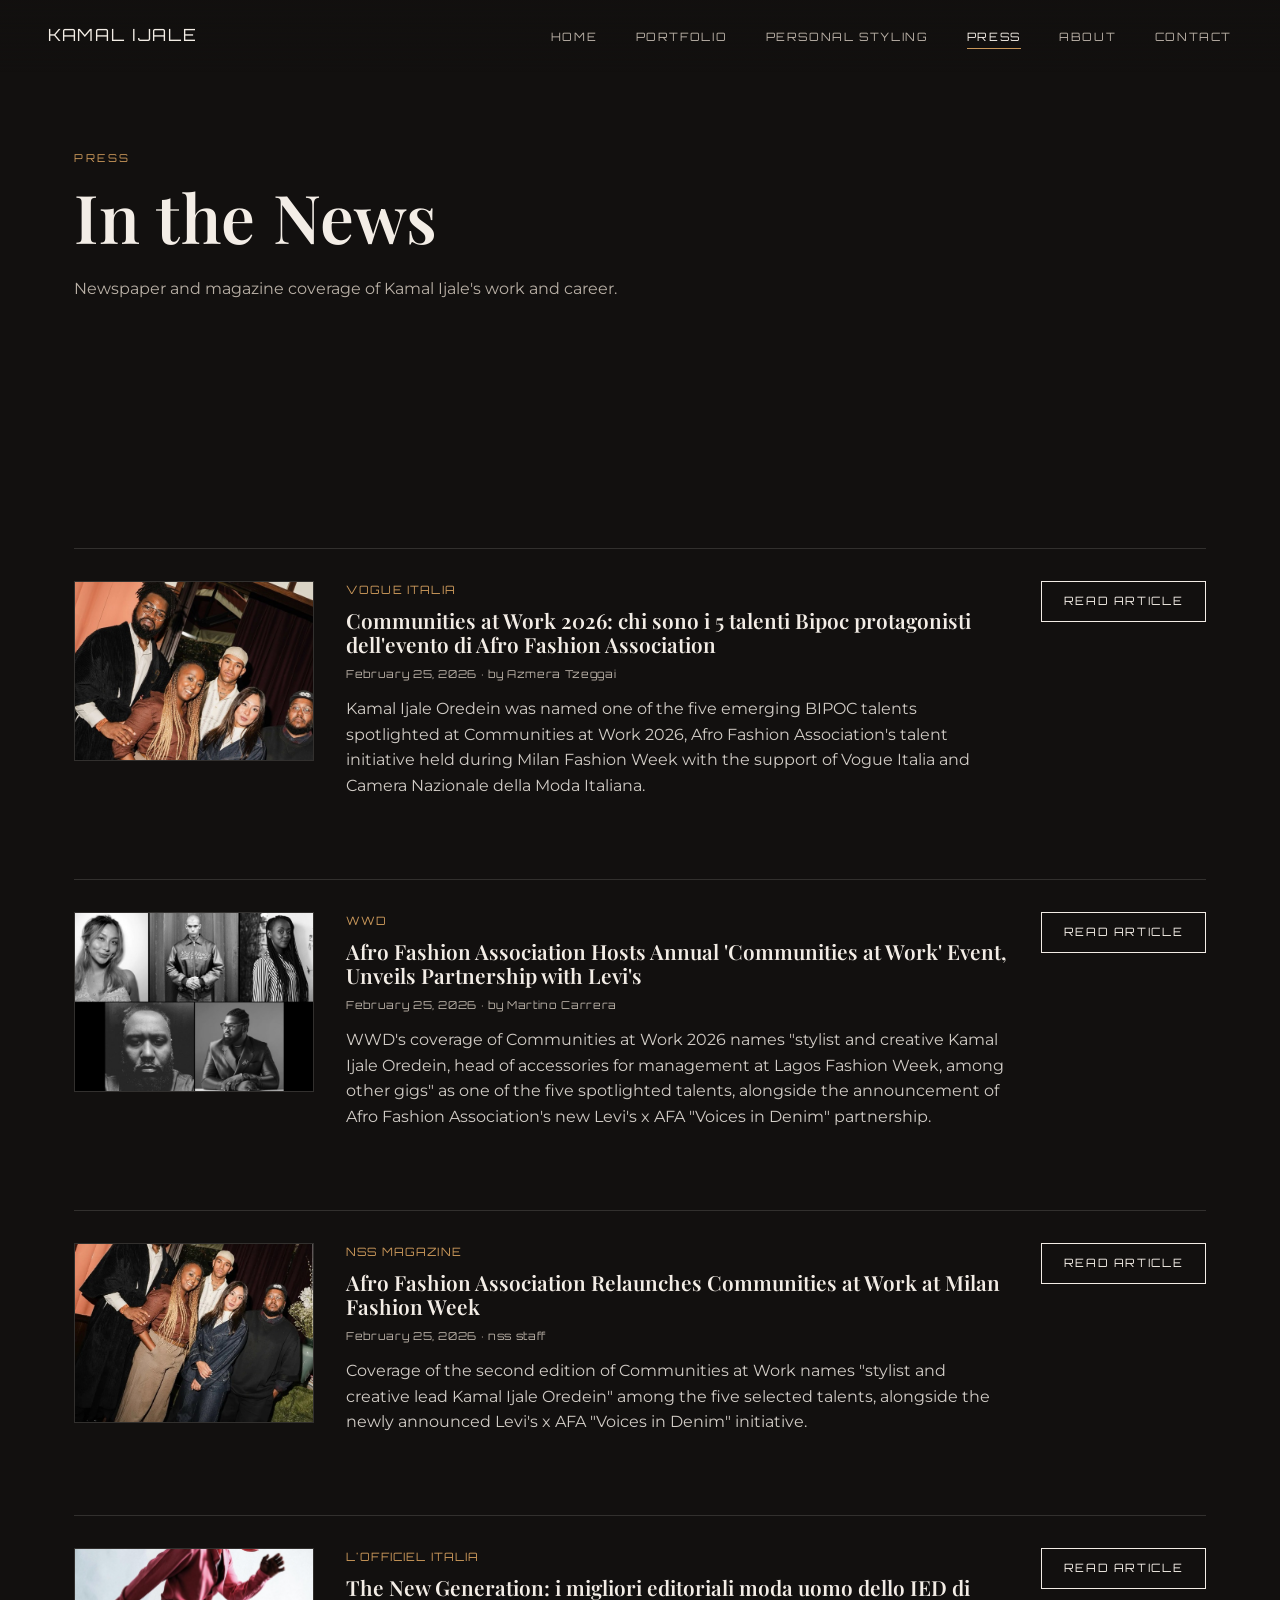
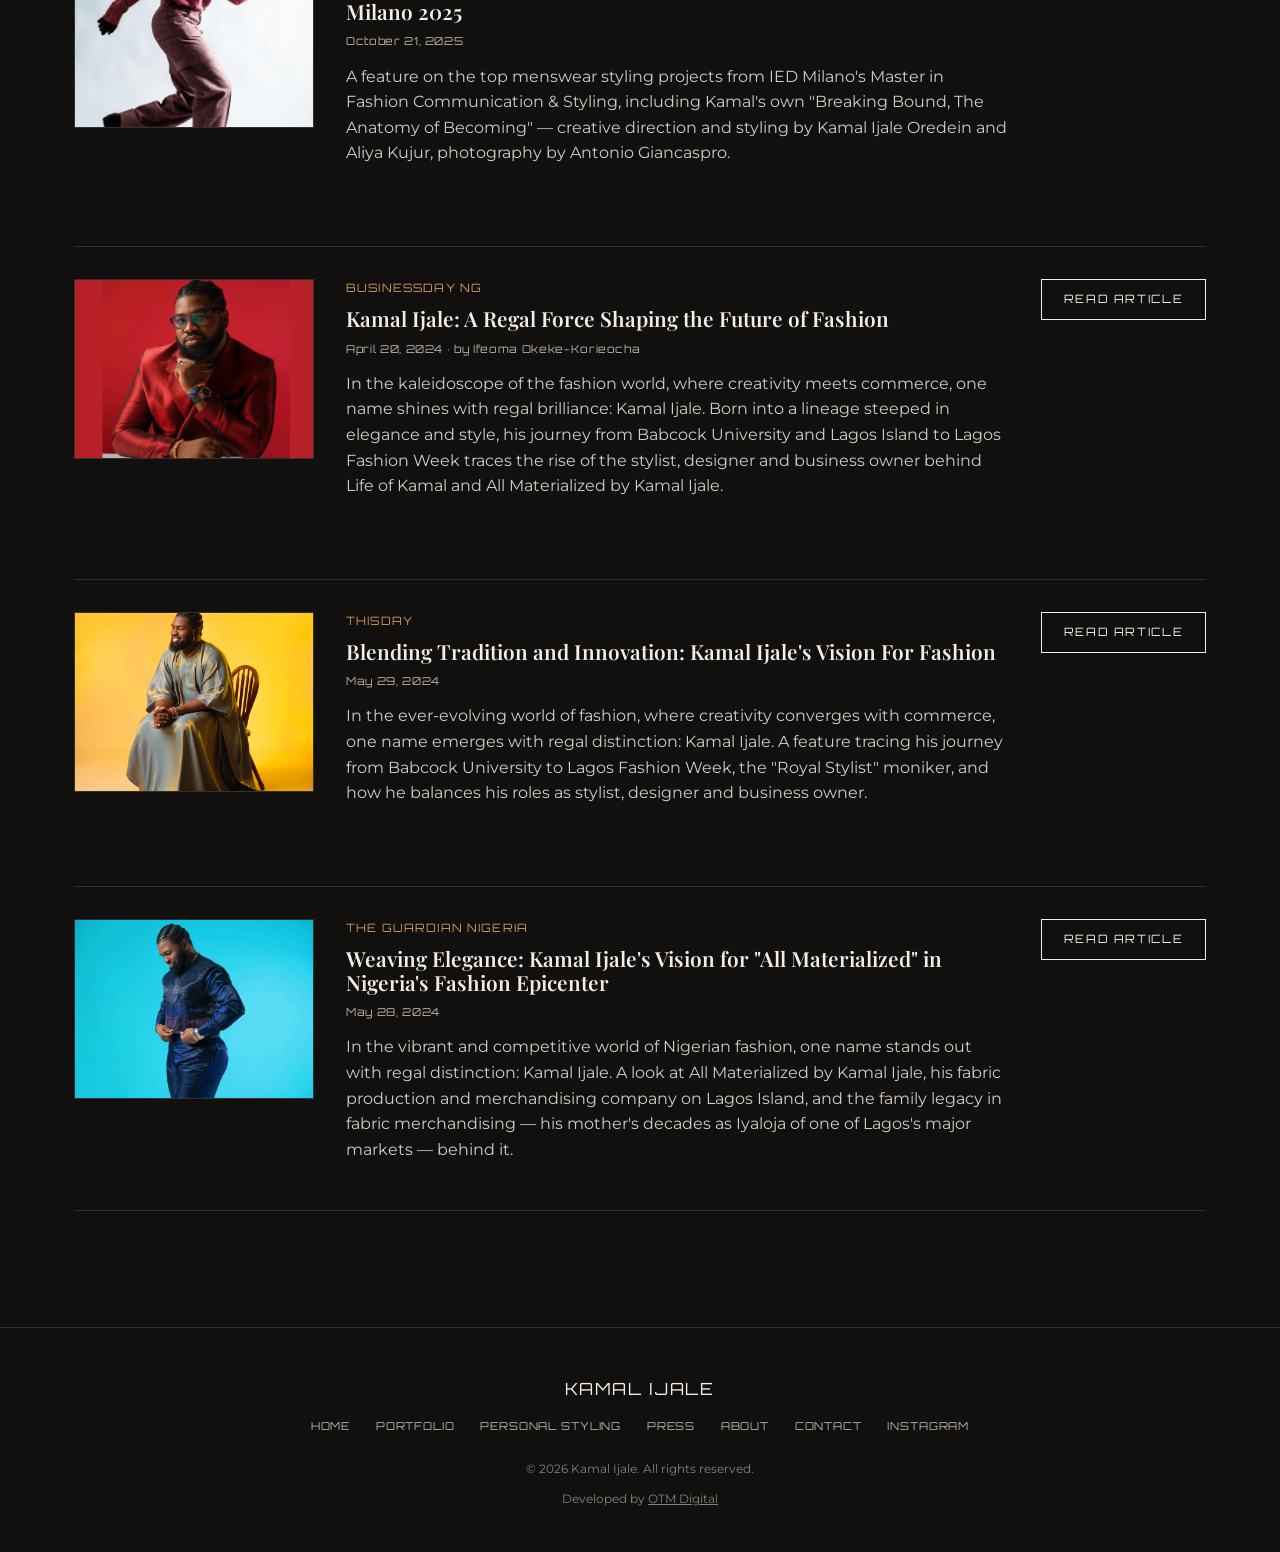
<file: press.html>
<!DOCTYPE html>
<html lang="en">
<head>
<meta charset="UTF-8">
<meta name="viewport" content="width=device-width, initial-scale=1.0">
<title>Kamal Ijale: Press</title>
<meta name="description" content="Press coverage of Kamal Ijale in BusinessDay NG, THISDAY and The Guardian Nigeria.">
<link rel="preconnect" href="https://fonts.googleapis.com">
<link rel="preconnect" href="https://fonts.gstatic.com" crossorigin>
<link href="https://fonts.googleapis.com/css2?family=Playfair+Display:wght@500;600;700&family=Montserrat:wght@400;500;600&family=Orbitron:wght@500;600;700&display=swap" rel="stylesheet">
<link rel="icon" href="favicon.ico" sizes="any">
<link rel="icon" type="image/png" sizes="32x32" href="assets/favicon/favicon-32.png">
<link rel="icon" type="image/png" sizes="16x16" href="assets/favicon/favicon-16.png">
<link rel="apple-touch-icon" href="assets/favicon/apple-touch-icon.png">
<link rel="stylesheet" href="assets/css/style.css">
</head>
<body>

<header class="site-header is-solid">
  <a href="index.html" class="brand">Kamal Ijale</a>
  <nav>
    <ul class="nav-links">
      <li><a href="index.html">Home</a></li>
      <li><a href="portfolio.html">Portfolio</a></li>
      <li><a href="personal-styling.html">Personal Styling</a></li>
      <li><a href="press.html" class="active">Press</a></li>
      <li><a href="about.html">About</a></li>
      <li><a href="contact.html">Contact</a></li>
    </ul>
  </nav>
  <button class="nav-toggle" aria-label="Open menu" aria-expanded="false">☰</button>
</header>

<section style="padding-top:9rem;">
  <div class="container">
    <span class="eyebrow">Press</span>
    <h1 style="margin-bottom:0.3em;">In the News</h1>
    <p style="max-width:60ch;">Newspaper and magazine coverage of Kamal Ijale's work and career.</p>
  </div>
</section>

<section>
  <div class="container">
    <div class="press-list">
      <div class="press-card">
        <img class="press-cover" src="assets/img/press/vogue-cover.jpg" alt="Kamal Ijale with the 5 talents of Communities at Work 2026, Vogue Italia" loading="lazy">
        <div>
          <span class="outlet">Vogue Italia</span>
          <h3>Communities at Work 2026: chi sono i 5 talenti Bipoc protagonisti dell'evento di Afro Fashion Association</h3>
          <span class="press-date">February 25, 2026 · by Azmera Tzeggai</span>
          <p>Kamal Ijale Oredein was named one of the five emerging BIPOC talents spotlighted at Communities at Work 2026, Afro Fashion Association's talent initiative held during Milan Fashion Week with the support of Vogue Italia and Camera Nazionale della Moda Italiana.</p>
        </div>
        <a href="https://www.vogue.it/article/communities-at-work-seconda-edizione-afro-fashion-association" target="_blank" rel="noopener" class="btn">Read Article</a>
      </div>

      <div class="press-card">
        <img class="press-cover" src="assets/img/press/wwd-cover.jpg" alt="Portraits of the five talents of Communities at Work 2026, WWD" loading="lazy">
        <div>
          <span class="outlet">WWD</span>
          <h3>Afro Fashion Association Hosts Annual 'Communities at Work' Event, Unveils Partnership with Levi's</h3>
          <span class="press-date">February 25, 2026 · by Martino Carrera</span>
          <p>WWD's coverage of Communities at Work 2026 names "stylist and creative Kamal Ijale Oredein, head of accessories for management at Lagos Fashion Week, among other gigs" as one of the five spotlighted talents, alongside the announcement of Afro Fashion Association's new Levi's x AFA "Voices in Denim" partnership.</p>
        </div>
        <a href="https://wwd.com/sustainability/social-impact/afro-fashion-association-partnership-levis-1238624241/" target="_blank" rel="noopener" class="btn">Read Article</a>
      </div>

      <div class="press-card">
        <img class="press-cover" src="assets/img/press/nss-cover.jpg" alt="Kamal Ijale with the 5 talents of Communities at Work 2026, nss magazine" loading="lazy">
        <div>
          <span class="outlet">nss magazine</span>
          <h3>Afro Fashion Association Relaunches Communities at Work at Milan Fashion Week</h3>
          <span class="press-date">February 25, 2026 · nss staff</span>
          <p>Coverage of the second edition of Communities at Work names "stylist and creative lead Kamal Ijale Oredein" among the five selected talents, alongside the newly announced Levi's x AFA "Voices in Denim" initiative.</p>
        </div>
        <a href="https://www.nssmag.com/en/fashion/44412/afro-fashion-association-relaunches-communities-at-work-at-milan-fashion-week" target="_blank" rel="noopener" class="btn">Read Article</a>
      </div>

      <div class="press-card">
        <img class="press-cover" src="assets/img/editorial/lofficiel-breaking-bound/breaking-bound-pink-shirt-running.jpg" alt="Kamal Ijale's Breaking Bound editorial, featured in L'Officiel Italia" loading="lazy">
        <div>
          <span class="outlet">L'Officiel Italia</span>
          <h3>The New Generation: i migliori editoriali moda uomo dello IED di Milano 2025</h3>
          <span class="press-date">October 21, 2025</span>
          <p>A feature on the top menswear styling projects from IED Milano's Master in Fashion Communication & Styling, including Kamal's own "Breaking Bound, The Anatomy of Becoming" &mdash; creative direction and styling by Kamal Ijale Oredein and Aliya Kujur, photography by Antonio Giancaspro.</p>
        </div>
        <a href="https://www.lofficielitalia.com/uomo/i-migliori-editoriali-moda-uomo-ied-milano-2025-styling" target="_blank" rel="noopener" class="btn">Read Article</a>
      </div>

      <div class="press-card">
        <img class="press-cover" src="assets/img/press/businessday-cover.png" alt="Kamal Ijale, cover photo for BusinessDay NG feature" loading="lazy">
        <div>
          <span class="outlet">BusinessDay NG</span>
          <h3>Kamal Ijale: A Regal Force Shaping the Future of Fashion</h3>
          <span class="press-date">April 20, 2024 · by Ifeoma Okeke-Korieocha</span>
          <p>In the kaleidoscope of the fashion world, where creativity meets commerce, one name shines with regal brilliance: Kamal Ijale. Born into a lineage steeped in elegance and style, his journey from Babcock University and Lagos Island to Lagos Fashion Week traces the rise of the stylist, designer and business owner behind Life of Kamal and All Materialized by Kamal Ijale.</p>
        </div>
        <a href="https://businessday.ng/bd-weekender/article/kamal-ijale-a-regal-force-shaping-the-future-of-fashion/" target="_blank" rel="noopener" class="btn">Read Article</a>
      </div>

      <div class="press-card">
        <img class="press-cover" src="assets/img/press/thisday-cover.jpg" alt="Kamal Ijale, cover photo for THISDAY feature" loading="lazy">
        <div>
          <span class="outlet">THISDAY</span>
          <h3>Blending Tradition and Innovation: Kamal Ijale's Vision For Fashion</h3>
          <span class="press-date">May 29, 2024</span>
          <p>In the ever-evolving world of fashion, where creativity converges with commerce, one name emerges with regal distinction: Kamal Ijale. A feature tracing his journey from Babcock University to Lagos Fashion Week, the "Royal Stylist" moniker, and how he balances his roles as stylist, designer and business owner.</p>
        </div>
        <a href="https://www.thisdaylive.com/2024/05/29/blending-tradition-and-innovation-kamal-ijales-vision-for-fashion/" target="_blank" rel="noopener" class="btn">Read Article</a>
      </div>

      <div class="press-card">
        <img class="press-cover" src="assets/img/press/guardian-cover.jpg" alt="Kamal Ijale, cover photo for The Guardian Nigeria feature" loading="lazy">
        <div>
          <span class="outlet">The Guardian Nigeria</span>
          <h3>Weaving Elegance: Kamal Ijale's Vision for "All Materialized" in Nigeria's Fashion Epicenter</h3>
          <span class="press-date">May 28, 2024</span>
          <p>In the vibrant and competitive world of Nigerian fashion, one name stands out with regal distinction: Kamal Ijale. A look at All Materialized by Kamal Ijale, his fabric production and merchandising company on Lagos Island, and the family legacy in fabric merchandising — his mother's decades as Iyaloja of one of Lagos's major markets — behind it.</p>
        </div>
        <a href="https://guardian.ng/art/weaving-elegance-kamal-ijales-vision-for-all-materialised-in-nigerias-fashion-epicenter/" target="_blank" rel="noopener" class="btn">Read Article</a>
      </div>
    </div>
  </div>
</section>

<footer class="site-footer">
  <div class="container">
    <span class="brand">Kamal Ijale</span>
    <ul class="foot-links">
      <li><a href="index.html">Home</a></li>
      <li><a href="portfolio.html">Portfolio</a></li>
      <li><a href="personal-styling.html">Personal Styling</a></li>
      <li><a href="press.html">Press</a></li>
      <li><a href="about.html">About</a></li>
      <li><a href="contact.html">Contact</a></li>
      <li><a href="https://www.instagram.com/kamal.ijale/" target="_blank" rel="noopener">Instagram</a></li>
    </ul>
    <p class="fine-print">© <span id="year"></span> Kamal Ijale. All rights reserved.</p>
    <p class="fine-print">Developed by <a href="https://www.otmdigital.online" target="_blank" rel="noopener" style="color:var(--ink-muted); text-decoration:underline;">OTM Digital</a></p>
  </div>
</footer>

<script>document.getElementById('year').textContent = new Date().getFullYear();</script>
<script src="assets/js/main.js"></script>
</body>
</html>
</file>
<file: assets/css/style.css>
/* ==========================================================================
   KAMAL IJALE — modernized static rebuild
   Design system:
   - Palette: near-black ground (#12100f), warm off-white text (#f3ede6),
     terracotta/gold accent (#c9975a), muted graphite for secondary text.
   - Type: "Playfair Display" (display/headlines) + "Montserrat" (body/UI)
     — carried over from the original Astra/Elementor build's font choices —
     plus "Orbitron" as a futuristic accent face on UI chrome (nav, labels,
     buttons, stat numbers) for a high-fashion-meets-tech edge.
   - Editorial, full-bleed photography, generous whitespace, thin rules.
   ========================================================================== */

:root {
  --ground: #12100f;
  --ground-raised: #1a1613;
  --ink: #f3ede6;
  --ink-muted: #b9b0a6;
  --accent: #c9975a;
  --rule: rgba(243, 237, 230, 0.14);
  --font-display: "Playfair Display", "Times New Roman", serif;
  --font-body: "Montserrat", -apple-system, BlinkMacSystemFont, sans-serif;
  --font-futuristic: "Orbitron", "Montserrat", -apple-system, sans-serif;
  --container: 1180px;
}

* { box-sizing: border-box; }
html { scroll-behavior: smooth; }

body {
  margin: 0;
  background: var(--ground);
  color: var(--ink);
  font-family: var(--font-body);
  font-weight: 400;
  line-height: 1.6;
  -webkit-font-smoothing: antialiased;
}

img { max-width: 100%; display: block; }

a { color: inherit; text-decoration: none; }

.container {
  max-width: var(--container);
  margin: 0 auto;
  padding: 0 1.5rem;
}

h1, h2, h3, h4 {
  font-family: var(--font-display);
  font-weight: 600;
  line-height: 1.15;
  margin: 0 0 0.6em;
}

h1 { font-size: clamp(2.4rem, 6vw, 4.2rem); letter-spacing: 0.01em; }
h2 { font-size: clamp(1.8rem, 3.6vw, 2.6rem); }
h3 { font-size: 1.25rem; }

p { margin: 0 0 1em; color: var(--ink-muted); }

.eyebrow {
  display: inline-block;
  font-family: var(--font-futuristic);
  font-size: 0.68rem;
  letter-spacing: 0.24em;
  text-transform: uppercase;
  color: var(--accent);
  margin-bottom: 1em;
}

.btn {
  display: inline-flex;
  align-items: center;
  gap: 0.6em;
  padding: 0.9em 1.9em;
  border: 1px solid var(--ink);
  color: var(--ink);
  font-family: var(--font-futuristic);
  font-size: 0.72rem;
  letter-spacing: 0.14em;
  text-transform: uppercase;
  transition: background 0.25s ease, color 0.25s ease, border-color 0.25s ease;
}
.btn:hover { background: var(--ink); color: var(--ground); }
.btn-accent { border-color: var(--accent); color: var(--accent); }
.btn-accent:hover { background: var(--accent); color: var(--ground); border-color: var(--accent); }

/* ---------- Header ---------- */
.site-header {
  position: fixed;
  top: 0; left: 0; right: 0;
  z-index: 100;
  display: flex;
  align-items: center;
  justify-content: space-between;
  padding: 1.4rem clamp(1.5rem, 4vw, 3rem);
  background: linear-gradient(to bottom, rgba(18,16,15,0.85), transparent);
}
.site-header.is-solid { background: var(--ground); border-bottom: 1px solid var(--rule); }

.brand {
  font-family: var(--font-futuristic);
  font-size: 1.05rem;
  letter-spacing: 0.1em;
  text-transform: uppercase;
}

.nav-links {
  display: flex;
  gap: 2.4rem;
  list-style: none;
  margin: 0; padding: 0;
}
.nav-links a {
  font-family: var(--font-futuristic);
  font-size: 0.72rem;
  letter-spacing: 0.14em;
  text-transform: uppercase;
  color: var(--ink-muted);
  padding-bottom: 4px;
  border-bottom: 1px solid transparent;
}
.nav-links a:hover, .nav-links a.active {
  color: var(--ink);
  border-color: var(--accent);
}

.nav-toggle {
  display: none;
  background: none; border: none; color: var(--ink);
  font-size: 1.6rem; cursor: pointer;
}

@media (max-width: 860px) {
  .nav-links {
    position: fixed;
    inset: 0;
    background: var(--ground);
    flex-direction: column;
    align-items: center;
    justify-content: center;
    gap: 2rem;
    transform: translateY(-100%);
    transition: transform 0.35s ease;
  }
  .nav-links.is-open { transform: translateY(0); }
  .nav-links a { font-size: 1rem; }
  .nav-toggle { display: block; z-index: 101; }
}

/* ---------- Hero ---------- */
/* Single static hero image: the "Breaking Bound" pleated-skirt/lobster-bag
   look, crouched on a basketball. Figure sits center-frame with the head
   roughly 40% down; "50% 20%" keeps the head and bag in view on both
   height-constrained desktop crops and width-constrained mobile crops. */
.hero {
  position: relative;
  min-height: 100vh;
  display: flex;
  align-items: flex-end;
  background-size: cover;
  background-color: #131110;
  overflow: hidden;
}
/* Portrait photo on a wide/short viewport: cover scales to match the
   width, so most of the image's height overflows and gets cropped.
   50% 50% (the default) centers on empty white space above the model's
   waist here, cutting the head off behind the nav. Bias upward so the
   figure — not the blank backdrop — sits centered in frame. */
@media (min-width: 900px) {
  .hero { background-position: 50% 40% !important; }
}
/* The source photo is 1333x2000. background-size:cover scales it to
   match the viewport width, so past ~2500px it's stretched more than
   ~1.9x native and visibly softens. Cap the render width there instead
   of letting it keep scaling up with the screen; .hero's own
   background-color fills the resulting side letterbox, which the dark
   vignette already blends into. */
@media (min-width: 2500px) {
  .hero { background-size: 2500px auto !important; }
}
.hero::after {
  content: "";
  position: absolute; inset: 0;
  z-index: 1;
  background: linear-gradient(to top, rgba(18,16,15,0.96) 0%, rgba(18,16,15,0.55) 55%, rgba(18,16,15,0.6) 100%);
}
.hero-content {
  position: relative;
  z-index: 2;
  padding: 0 clamp(1.5rem, 4vw, 3rem) 5rem;
  max-width: 760px;
}
.hero-content .eyebrow {
  color: var(--accent);
  text-shadow: 0 2px 10px rgba(0, 0, 0, 0.9), 0 0 2px rgba(0, 0, 0, 0.85);
}
.hero-content p { color: var(--ink); opacity: 0.85; max-width: 46ch; }

/* ---------- Section scaffolding ---------- */
section { padding: clamp(4rem, 9vw, 7.5rem) 0; }
.section-head {
  display: flex;
  flex-wrap: wrap;
  align-items: flex-end;
  justify-content: space-between;
  gap: 1.5rem;
  margin-bottom: 3rem;
  border-bottom: 1px solid var(--rule);
  padding-bottom: 1.5rem;
}
.section-head h2 { margin: 0; }

/* ---------- Testimonials ---------- */
.testimonial-grid {
  display: grid;
  grid-template-columns: repeat(3, 1fr);
  gap: 2.5rem;
}
.testimonial-card {
  border-top: 2px solid var(--accent);
  padding-top: 1.4rem;
}
.testimonial-card .rating {
  font-family: var(--font-futuristic);
  font-size: 0.72rem;
  letter-spacing: 0.1em;
  color: var(--accent);
  margin-bottom: 1rem;
  display: block;
}
.testimonial-card .quote {
  font-family: var(--font-display);
  font-style: italic;
  font-size: 1.05rem;
  line-height: 1.5;
  color: var(--ink);
  margin-bottom: 1.2rem;
}
.testimonial-card .author {
  font-family: var(--font-futuristic);
  font-size: 0.68rem;
  letter-spacing: 0.08em;
  text-transform: uppercase;
  color: var(--ink-muted);
}
@media (max-width: 860px) {
  .testimonial-grid { grid-template-columns: 1fr; gap: 2rem; }
}

/* ---------- Client / work grid ---------- */
/* Note: the container has no background of its own (an odd item count would
   otherwise leave a trailing empty grid cell showing a stray colored box —
   the divider lines below come from each card's own border instead). */
.work-grid {
  display: grid;
  grid-template-columns: repeat(3, 1fr);
  gap: 1px;
}
.work-card {
  position: relative;
  background: var(--ground);
  aspect-ratio: 4 / 5;
  overflow: hidden;
  border: 1px solid var(--rule);
}
.work-card img {
  width: 100%; height: 100%; object-fit: cover;
  transition: transform 0.6s ease;
}
.work-card:hover img { transform: scale(1.06); }
.work-card .work-caption {
  position: absolute; left: 0; right: 0; bottom: 0;
  padding: 1.4rem;
  background: linear-gradient(to top, rgba(0,0,0,0.85), transparent);
}
.work-caption .name { font-family: var(--font-display); font-size: 1.05rem; }
.work-caption .role { font-family: var(--font-futuristic); font-size: 0.64rem; letter-spacing: 0.08em; text-transform: uppercase; color: var(--ink-muted); }

@media (max-width: 900px) {
  .work-grid { grid-template-columns: repeat(2, 1fr); }
}
@media (max-width: 560px) {
  .work-grid { grid-template-columns: 1fr; }
}

/* ---------- Portfolio filter (portfolio page) ---------- */
.filter-bar {
  display: flex;
  flex-wrap: wrap;
  gap: 0.6rem 1rem;
  margin-bottom: 2.5rem;
}
.filter-bar button {
  background: none;
  border: 1px solid var(--rule);
  color: var(--ink-muted);
  font-family: var(--font-futuristic);
  font-size: 0.66rem;
  letter-spacing: 0.1em;
  text-transform: uppercase;
  padding: 0.6em 1.2em;
  cursor: pointer;
  transition: border-color 0.2s ease, color 0.2s ease;
}
.filter-bar button.active,
.filter-bar button:hover { color: var(--ink); border-color: var(--accent); }

/* ---------- About / split layout ---------- */
/* align-items:start (not center) so the image sits flush with the top of
   the text column instead of being vertically centered against it — on
   longer bios (About page) a centered short image drifts noticeably far
   down the section. The image also sticks while the text scrolls past it,
   on viewports tall enough to fit it. */
.split {
  display: grid;
  grid-template-columns: 1fr 1fr;
  gap: clamp(2rem, 6vw, 5rem);
  align-items: start;
}
.split img {
  width: 100%;
  position: sticky;
  top: 6rem;
}
@media (max-width: 860px) {
  .split { grid-template-columns: 1fr; }
  .split img { position: static; }
}

.placeholder-note {
  border: 1px dashed var(--rule);
  padding: 1.2rem 1.4rem;
  font-size: 0.85rem;
  color: var(--ink-muted);
  background: var(--ground-raised);
}

/* ---------- Contact ---------- */
.contact-grid {
  display: grid;
  grid-template-columns: 1fr 1fr;
  gap: clamp(2rem, 6vw, 5rem);
}
@media (max-width: 860px) {
  .contact-grid { grid-template-columns: 1fr; }
}
.contact-item { margin-bottom: 2rem; }
.contact-item .label {
  font-family: var(--font-futuristic);
  font-size: 0.66rem; letter-spacing: 0.14em; text-transform: uppercase;
  color: var(--accent); margin-bottom: 0.4em; display: block;
}

form.contact-form { display: flex; flex-direction: column; gap: 1.2rem; }
form.contact-form label {
  font-family: var(--font-futuristic);
  font-size: 0.66rem; letter-spacing: 0.1em; text-transform: uppercase; color: var(--ink-muted);
}
form.contact-form input,
form.contact-form textarea {
  width: 100%;
  background: var(--ground-raised);
  border: 1px solid var(--rule);
  color: var(--ink);
  font-family: var(--font-body);
  padding: 0.9em 1em;
  margin-top: 0.5em;
}
form.contact-form input:focus,
form.contact-form textarea:focus {
  outline: none;
  border-color: var(--accent);
}
form.contact-form button { align-self: flex-start; cursor: pointer; }
.form-status { font-size: 0.85rem; color: var(--accent); min-height: 1.2em; }

/* ---------- Stats strip ---------- */
.stats-strip {
  display: flex;
  flex-wrap: wrap;
  gap: 2.5rem 4rem;
  padding: 2rem 0;
  border-top: 1px solid var(--rule);
  border-bottom: 1px solid var(--rule);
}
.stat { min-width: 140px; }
.stat .stat-num {
  font-family: var(--font-futuristic);
  font-size: 1.9rem;
  color: var(--accent);
  display: block;
}
.stat .stat-label {
  font-family: var(--font-futuristic);
  font-size: 0.66rem;
  letter-spacing: 0.1em;
  text-transform: uppercase;
  color: var(--ink-muted);
}

/* ---------- Press marks ---------- */
.press-strip {
  display: flex;
  flex-wrap: wrap;
  align-items: center;
  gap: 2.5rem 3.5rem;
}
.press-mark {
  font-family: var(--font-futuristic);
  font-size: 0.85rem;
  letter-spacing: 0.06em;
  color: var(--ink-muted);
  opacity: 0.85;
  white-space: nowrap;
}
.press-mark strong { color: var(--ink); font-weight: 600; }

/* ---------- Press articles (news.html) ---------- */
.press-list {
  display: grid;
  gap: 2rem;
}
.press-card {
  display: grid;
  grid-template-columns: 240px 1fr auto;
  align-items: start;
  gap: 2rem;
  padding: 2rem 0;
  border-top: 1px solid var(--rule);
}
.press-card:last-child { border-bottom: 1px solid var(--rule); }
.press-card .press-cover {
  width: 100%;
  aspect-ratio: 4/3;
  object-fit: cover;
  border: 1px solid var(--rule);
}
@media (max-width: 700px) {
  .press-card { grid-template-columns: 1fr; }
  .press-card .press-cover { aspect-ratio: 16/10; }
}
.press-card .outlet {
  font-family: var(--font-futuristic);
  font-size: 0.72rem;
  letter-spacing: 0.1em;
  text-transform: uppercase;
  color: var(--accent);
  display: block;
  margin-bottom: 0.6rem;
}
.press-card h3 {
  margin: 0 0 0.6rem;
  font-size: 1.3rem;
}
.press-card .press-date {
  font-family: var(--font-futuristic);
  font-size: 0.68rem;
  letter-spacing: 0.06em;
  color: var(--ink-muted);
  display: block;
  margin-bottom: 0.8rem;
}
.press-card p { color: var(--ink); opacity: 0.85; max-width: 65ch; }

/* ---------- Services ---------- */
.services-grid {
  display: grid;
  grid-template-columns: repeat(3, 1fr);
  gap: 2.5rem;
}
.service-card {
  border-top: 2px solid var(--accent);
  padding-top: 1.4rem;
}
.service-card .num {
  font-family: var(--font-futuristic);
  color: var(--ink-muted);
  font-size: 0.85rem;
  opacity: 0.6;
}
@media (max-width: 860px) {
  .services-grid { grid-template-columns: 1fr; gap: 2rem; }
}

/* ---------- Instagram grid ---------- */
/* Same fix as .work-grid above: no container background, so a non-multiple
   photo count (5 photos in a 2-col mobile layout, etc.) never leaves a
   stray colored box in the trailing empty cell. */
.instagram-grid {
  display: grid;
  grid-template-columns: repeat(5, 1fr);
  gap: 1px;
}
.instagram-grid .ig-card {
  position: relative;
  aspect-ratio: 1 / 1;
  overflow: hidden;
  background: var(--ground);
  border: 1px solid var(--rule);
}
.instagram-grid .ig-card img {
  width: 100%; height: 100%; object-fit: cover;
  transition: transform 0.5s ease, opacity 0.5s ease;
}
.instagram-grid .ig-card:hover img { transform: scale(1.08); opacity: 0.85; }
.instagram-grid .ig-card::after {
  content: "↗ Instagram";
  position: absolute; inset: auto 0 0.8rem 0;
  text-align: center;
  font-size: 0.68rem;
  letter-spacing: 0.08em;
  text-transform: uppercase;
  color: var(--ink);
  opacity: 0;
  transition: opacity 0.3s ease;
}
.instagram-grid .ig-card:hover::after { opacity: 1; }

@media (max-width: 900px) {
  .instagram-grid { grid-template-columns: repeat(3, 1fr); }
}
@media (max-width: 560px) {
  .instagram-grid { grid-template-columns: repeat(2, 1fr); }
}

/* ---------- Pull quote ---------- */
.pull-quote {
  font-family: var(--font-display);
  font-size: clamp(1.3rem, 2.6vw, 1.8rem);
  color: var(--ink);
  border-left: 2px solid var(--accent);
  padding-left: 1.4rem;
  margin: 2rem 0;
  font-style: italic;
}

/* ---------- Footer ---------- */
footer.site-footer {
  border-top: 1px solid var(--rule);
  padding: 3rem 0 2rem;
  text-align: center;
}
footer.site-footer .brand { display: block; margin-bottom: 1rem; }
footer.site-footer .foot-links {
  display: flex; justify-content: center; gap: 1.6rem;
  list-style: none; padding: 0; margin: 0 0 1.5rem;
  font-family: var(--font-futuristic);
  font-size: 0.68rem; letter-spacing: 0.08em; text-transform: uppercase;
  color: var(--ink-muted);
}
footer.site-footer .fine-print {
  font-size: 0.72rem; color: var(--ink-muted); opacity: 0.7;
}
</file>
